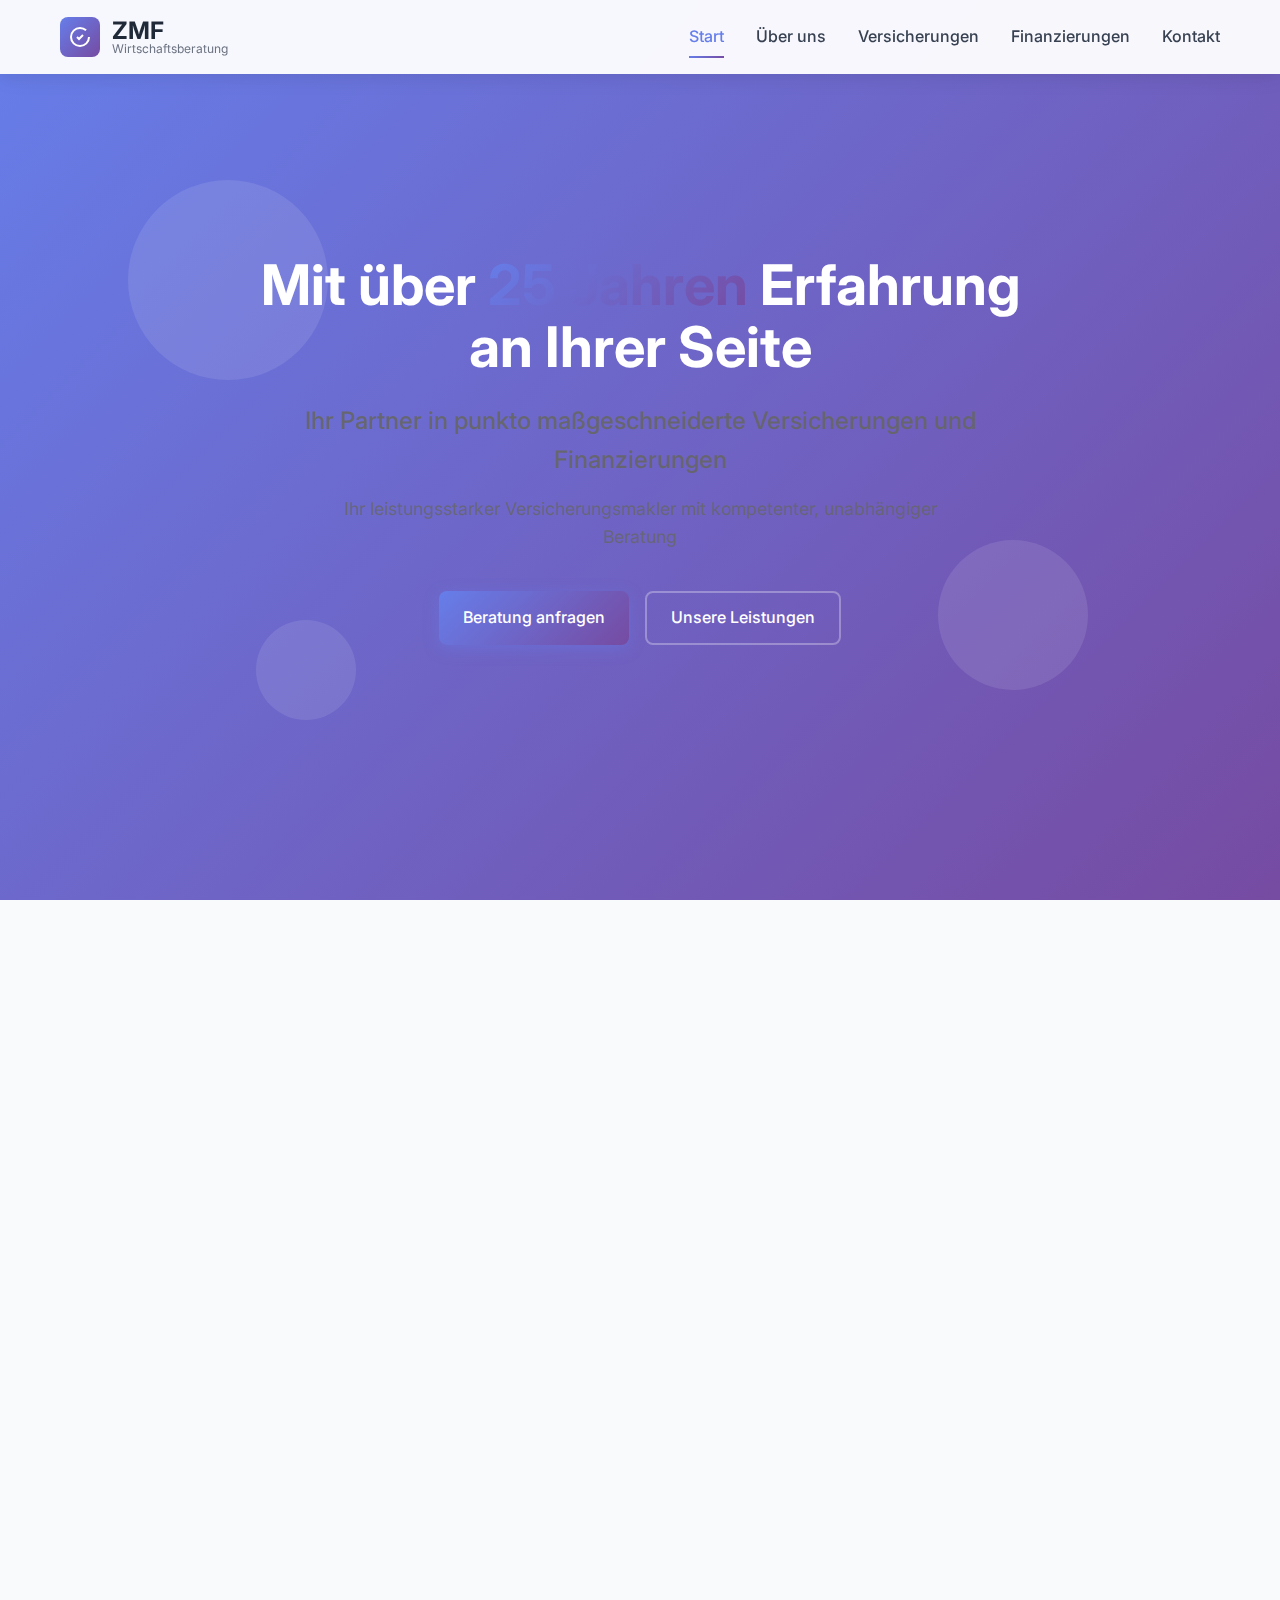
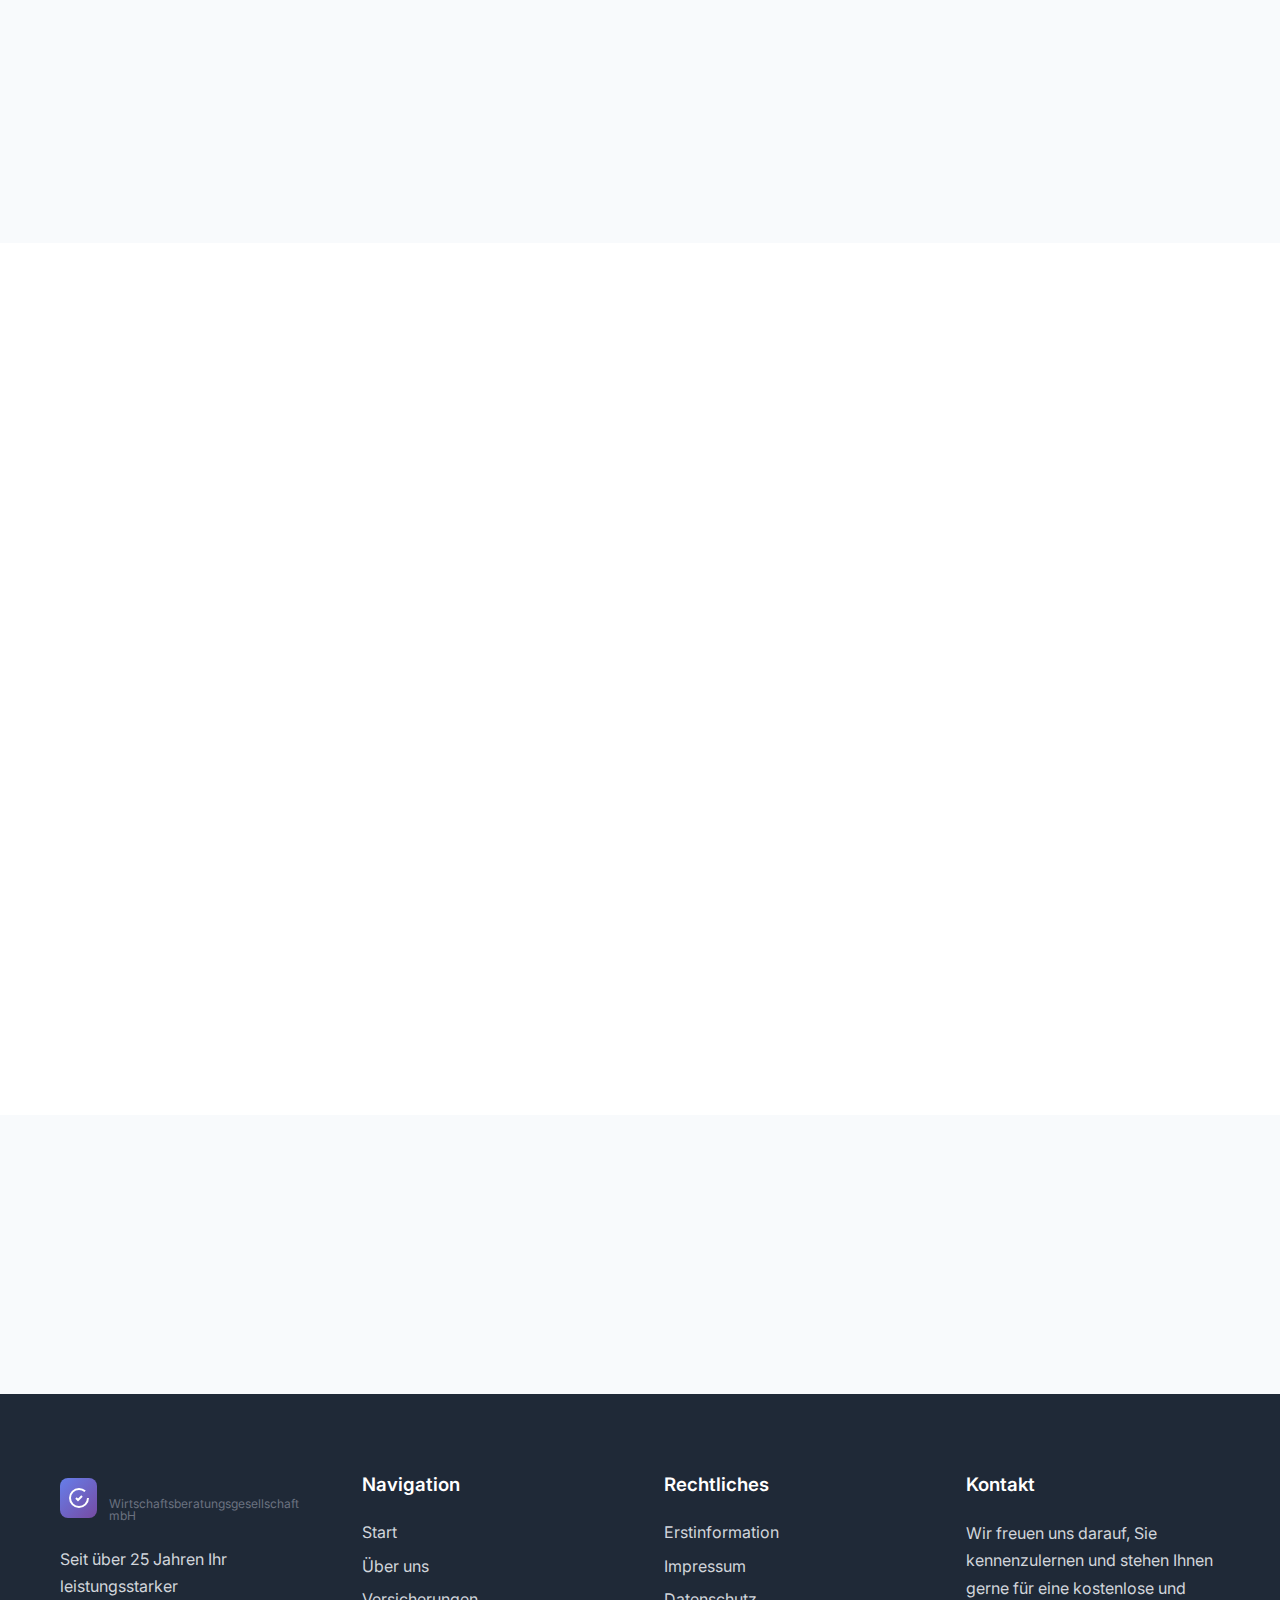
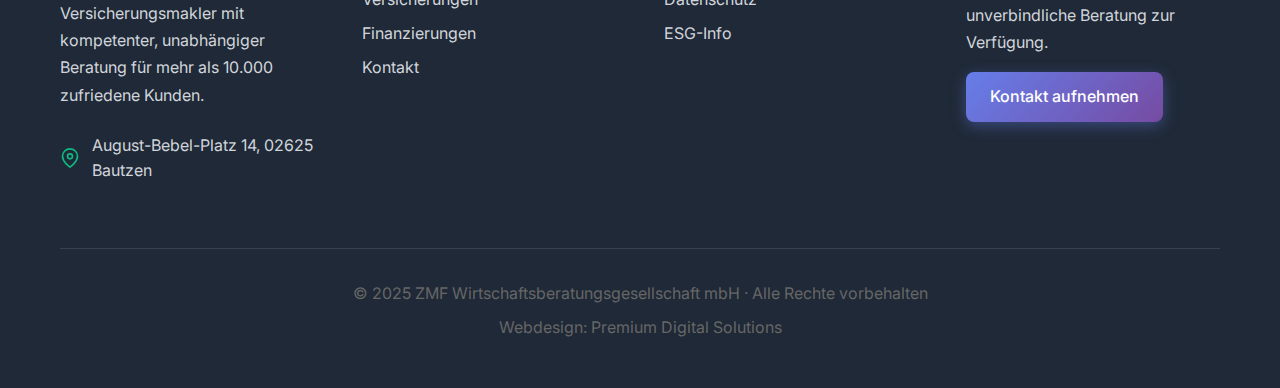
<file: index.html>
<!DOCTYPE html>
<html lang="de">
<head>
    <meta charset="UTF-8">
    <meta name="viewport" content="width=device-width, initial-scale=1.0">
    <title>ZMF Wirtschaftsberatung - Ihr Partner für Versicherungen & Finanzierungen</title>
    <meta name="description" content="ZMF Wirtschaftsberatungsgesellschaft mbH - Seit über 25 Jahren Ihr kompetenter Partner für maßgeschneiderte Versicherungen und Finanzierungen in Bautzen.">
    <meta name="keywords" content="Versicherungen, Finanzierungen, Baufinanzierung, Versicherungsmakler, Bautzen, ZMF, Wirtschaftsberatung">
    <link rel="stylesheet" href="styles.css">
    <link rel="stylesheet" href="https://fonts.googleapis.com/css2?family=Inter:wght@300;400;500;600;700&display=swap">
</head>
<body>
    <!-- Navigation -->
    <nav class="navbar" id="navbar">
        <div class="nav-container">
            <div class="nav-logo">
                <div class="logo-icon">
                    <svg width="24" height="24" viewBox="0 0 24 24" fill="none" stroke="currentColor" stroke-width="2">
                        <path d="M9 12l2 2 4-4"/>
                        <path d="M21 12c0 4.97-4.03 9-9 9s-9-4.03-9-9 4.03-9 9-9c2.35 0 4.48.9 6.07 2.36"/>
                    </svg>
                </div>
                <div class="logo-text">
                    <div class="logo-title">ZMF</div>
                    <div class="logo-subtitle">Wirtschaftsberatung</div>
                </div>
            </div>
            
            <div class="nav-menu" id="nav-menu">
                <a href="index.html" class="nav-link active">Start</a>
                <a href="ueber-uns.html" class="nav-link">Über uns</a>
                <a href="versicherungen.html" class="nav-link">Versicherungen</a>
                <a href="finanzierungen.html" class="nav-link">Finanzierungen</a>
                <a href="kontakt.html" class="nav-link">Kontakt</a>
            </div>
            
            <div class="nav-toggle" id="nav-toggle">
                <span></span>
                <span></span>
                <span></span>
            </div>
        </div>
    </nav>

    <!-- Hero Section -->
    <section class="hero">
        <div class="container">
            <div class="hero-content">
                <h1 class="hero-title">
                    Mit über <span class="highlight">25 Jahren</span> Erfahrung an Ihrer Seite
                </h1>
                <p class="hero-subtitle">
                    Ihr Partner in punkto maßgeschneiderte Versicherungen und Finanzierungen
                </p>
                <p class="hero-description">
                    Ihr leistungsstarker Versicherungsmakler mit kompetenter, unabhängiger Beratung
                </p>
                <div class="hero-buttons">
                    <a href="kontakt.html" class="btn btn-primary">Beratung anfragen</a>
                    <a href="versicherungen.html" class="btn btn-secondary">Unsere Leistungen</a>
                </div>
            </div>
        </div>
        <div class="hero-bg-elements">
            <div class="floating-element element-1"></div>
            <div class="floating-element element-2"></div>
            <div class="floating-element element-3"></div>
        </div>
    </section>

    <!-- Features Section -->
    <section class="features">
        <div class="container">
            <div class="features-grid">
                <div class="feature-card" data-aos="fade-up" data-aos-delay="100">
                    <div class="feature-icon">
                        <svg width="48" height="48" viewBox="0 0 24 24" fill="none" stroke="currentColor" stroke-width="2">
                            <path d="M12 22s8-4 8-10V5l-8-3-8 3v7c0 6 8 10 8 10z"/>
                        </svg>
                    </div>
                    <h3>100% Unabhängigkeit</h3>
                    <p>Objektive, kundenorientierte Beratung – die Interessen und Wünsche unserer Kunden stehen im Mittelpunkt</p>
                </div>

                <div class="feature-card" data-aos="fade-up" data-aos-delay="200">
                    <div class="feature-icon">
                        <svg width="48" height="48" viewBox="0 0 24 24" fill="none" stroke="currentColor" stroke-width="2">
                            <path d="M12 2L2 7l10 5 10-5-10-5z"/>
                            <path d="M2 17l10 5 10-5"/>
                            <path d="M2 12l10 5 10-5"/>
                        </svg>
                    </div>
                    <h3>Erstklassiges Preis-Leistungsverhältnis</h3>
                    <p>Mit über 70 Versicherungsgesellschaften bieten wir spezielle Sonderkonditionen und Rabatte</p>
                </div>

                <div class="feature-card" data-aos="fade-up" data-aos-delay="300">
                    <div class="feature-icon">
                        <svg width="48" height="48" viewBox="0 0 24 24" fill="none" stroke="currentColor" stroke-width="2">
                            <path d="M17 21v-2a4 4 0 0 0-4-4H5a4 4 0 0 0-4 4v2"/>
                            <circle cx="9" cy="7" r="4"/>
                            <path d="M23 21v-2a4 4 0 0 0-3-3.87"/>
                            <path d="M16 3.13a4 4 0 0 1 0 7.75"/>
                        </svg>
                    </div>
                    <h3>Beste Beratung und Betreuung</h3>
                    <p>Individuelle Versicherungslösungen und eine langfristige, partnerschaftliche Beratung</p>
                </div>

                <div class="feature-card" data-aos="fade-up" data-aos-delay="400">
                    <div class="feature-icon">
                        <svg width="48" height="48" viewBox="0 0 24 24" fill="none" stroke="currentColor" stroke-width="2">
                            <path d="M12 2L2 7l10 5 10-5-10-5z"/>
                            <path d="M2 17l10 5 10-5"/>
                        </svg>
                    </div>
                    <h3>Seit über 25 Jahren erfolgreich</h3>
                    <p>Mehr als 10.000 Privat- und Firmenkunden vertrauen auf unsere Expertise</p>
                </div>

                <div class="feature-card" data-aos="fade-up" data-aos-delay="500">
                    <div class="feature-icon">
                        <svg width="48" height="48" viewBox="0 0 24 24" fill="none" stroke="currentColor" stroke-width="2">
                            <path d="M22 12h-4l-3 9L9 3l-3 9H2"/>
                        </svg>
                    </div>
                    <h3>Kompetenter Schadenservice</h3>
                    <p>Unkomplizierte und schnelle Behandlung von Schadenfällen</p>
                </div>

                <div class="feature-card" data-aos="fade-up" data-aos-delay="600">
                    <div class="feature-icon">
                        <svg width="48" height="48" viewBox="0 0 24 24" fill="none" stroke="currentColor" stroke-width="2">
                            <circle cx="12" cy="12" r="10"/>
                            <polygon points="16.24,7.76 14.12,14.12 7.76,16.24 9.88,9.88"/>
                        </svg>
                    </div>
                    <h3>Regional und überregional</h3>
                    <p>Wir sind für Sie regional und überregional am Markt tätig</p>
                </div>
            </div>
        </div>
    </section>

    <!-- Services Section -->
    <section class="services">
        <div class="container">
            <h2 class="section-title" data-aos="fade-up">Unsere Leistungen</h2>
            
            <div class="services-grid">
                <div class="service-category" data-aos="fade-right">
                    <div class="service-header">
                        <div class="service-icon">
                            <svg width="48" height="48" viewBox="0 0 24 24" fill="none" stroke="currentColor" stroke-width="2">
                                <path d="M17 21v-2a4 4 0 0 0-4-4H5a4 4 0 0 0-4 4v2"/>
                                <circle cx="9" cy="7" r="4"/>
                                <path d="M23 21v-2a4 4 0 0 0-3-3.87"/>
                                <path d="M16 3.13a4 4 0 0 1 0 7.75"/>
                            </svg>
                        </div>
                        <h3>Privatkunden</h3>
                    </div>
                    <ul class="service-list">
                        <li>Risikoanalyse zur Ermittlung des persönlichen Versicherungsbedarfs</li>
                        <li>Maßgeschneiderte Lösungen in allen Versicherungsbereichen</li>
                        <li>Vertrauliche und objektive Beratung</li>
                        <li>Finanzanalyse zur Ermittlung des Vorsorgebedarfs</li>
                    </ul>
                    <a href="versicherungen.html" class="btn btn-outline">Mehr erfahren</a>
                </div>

                <div class="service-category" data-aos="fade-left">
                    <div class="service-header">
                        <div class="service-icon">
                            <svg width="48" height="48" viewBox="0 0 24 24" fill="none" stroke="currentColor" stroke-width="2">
                                <path d="M3 21h18"/>
                                <path d="M5 21V7l8-4v18"/>
                                <path d="M19 21V11l-6-4"/>
                            </svg>
                        </div>
                        <h3>Firmenkunden</h3>
                    </div>
                    <ul class="service-list">
                        <li>Individuelle Bedarfsermittlungen zur Risikovermeidung</li>
                        <li>Kompetente Risikoanalysen für umfassende Konzepte</li>
                        <li>Großes Netzwerk an Produktpartnern</li>
                        <li>Kompetentes Schadenmanagement</li>
                    </ul>
                    <a href="versicherungen.html" class="btn btn-outline">Mehr erfahren</a>
                </div>
            </div>
        </div>
    </section>

    <!-- Quote Section -->
    <section class="quote-section">
        <div class="container">
            <blockquote class="quote" data-aos="fade-up">
                <p>"Wer seine Sache nicht mag, den mag sein Geschäft auch nicht." – 
                <span class="highlight">Wir lieben unsere Sache!</span></p>
                <cite>William Hazlitt (1778-1830, englischer Schriftsteller, Theaterkritiker und Philosoph)</cite>
            </blockquote>
        </div>
    </section>

    <!-- Footer -->
    <footer class="footer">
        <div class="container">
            <div class="footer-content">
                <div class="footer-section">
                    <div class="footer-logo">
                        <div class="logo-icon">
                            <svg width="24" height="24" viewBox="0 0 24 24" fill="none" stroke="currentColor" stroke-width="2">
                                <path d="M9 12l2 2 4-4"/>
                                <path d="M21 12c0 4.97-4.03 9-9 9s-9-4.03-9-9 4.03-9 9-9c2.35 0 4.48.9 6.07 2.36"/>
                            </svg>
                        </div>
                        <div class="logo-text">
                            <div class="logo-title">ZMF</div>
                            <div class="logo-subtitle">Wirtschaftsberatungsgesellschaft mbH</div>
                        </div>
                    </div>
                    <p>Seit über 25 Jahren Ihr leistungsstarker Versicherungsmakler mit kompetenter, unabhängiger Beratung für mehr als 10.000 zufriedene Kunden.</p>
                    <div class="contact-info">
                        <div class="contact-item">
                            <svg width="20" height="20" viewBox="0 0 24 24" fill="none" stroke="currentColor" stroke-width="2">
                                <path d="M21 10c0 7-9 13-9 13s-9-6-9-13a9 9 0 0 1 18 0z"/>
                                <circle cx="12" cy="10" r="3"/>
                            </svg>
                            <span>August-Bebel-Platz 14, 02625 Bautzen</span>
                        </div>
                    </div>
                </div>

                <div class="footer-section">
                    <h3>Navigation</h3>
                    <ul class="footer-links">
                        <li><a href="index.html">Start</a></li>
                        <li><a href="ueber-uns.html">Über uns</a></li>
                        <li><a href="versicherungen.html">Versicherungen</a></li>
                        <li><a href="finanzierungen.html">Finanzierungen</a></li>
                        <li><a href="kontakt.html">Kontakt</a></li>
                    </ul>
                </div>

                <div class="footer-section">
                    <h3>Rechtliches</h3>
                    <ul class="footer-links">
                        <li><a href="#erstinformation">Erstinformation</a></li>
                        <li><a href="#impressum">Impressum</a></li>
                        <li><a href="#datenschutz">Datenschutz</a></li>
                        <li><a href="#esg-info">ESG-Info</a></li>
                    </ul>
                </div>

                <div class="footer-section">
                    <h3>Kontakt</h3>
                    <p>Wir freuen uns darauf, Sie kennenzulernen und stehen Ihnen gerne für eine kostenlose und unverbindliche Beratung zur Verfügung.</p>
                    <a href="kontakt.html" class="btn btn-primary">Kontakt aufnehmen</a>
                </div>
            </div>

            <div class="footer-bottom">
                <p>&copy; 2025 ZMF Wirtschaftsberatungsgesellschaft mbH · Alle Rechte vorbehalten</p>
                <p>Webdesign: Premium Digital Solutions</p>
            </div>
        </div>
    </footer>

    <script src="script.js"></script>
</body>
</html>
</file>
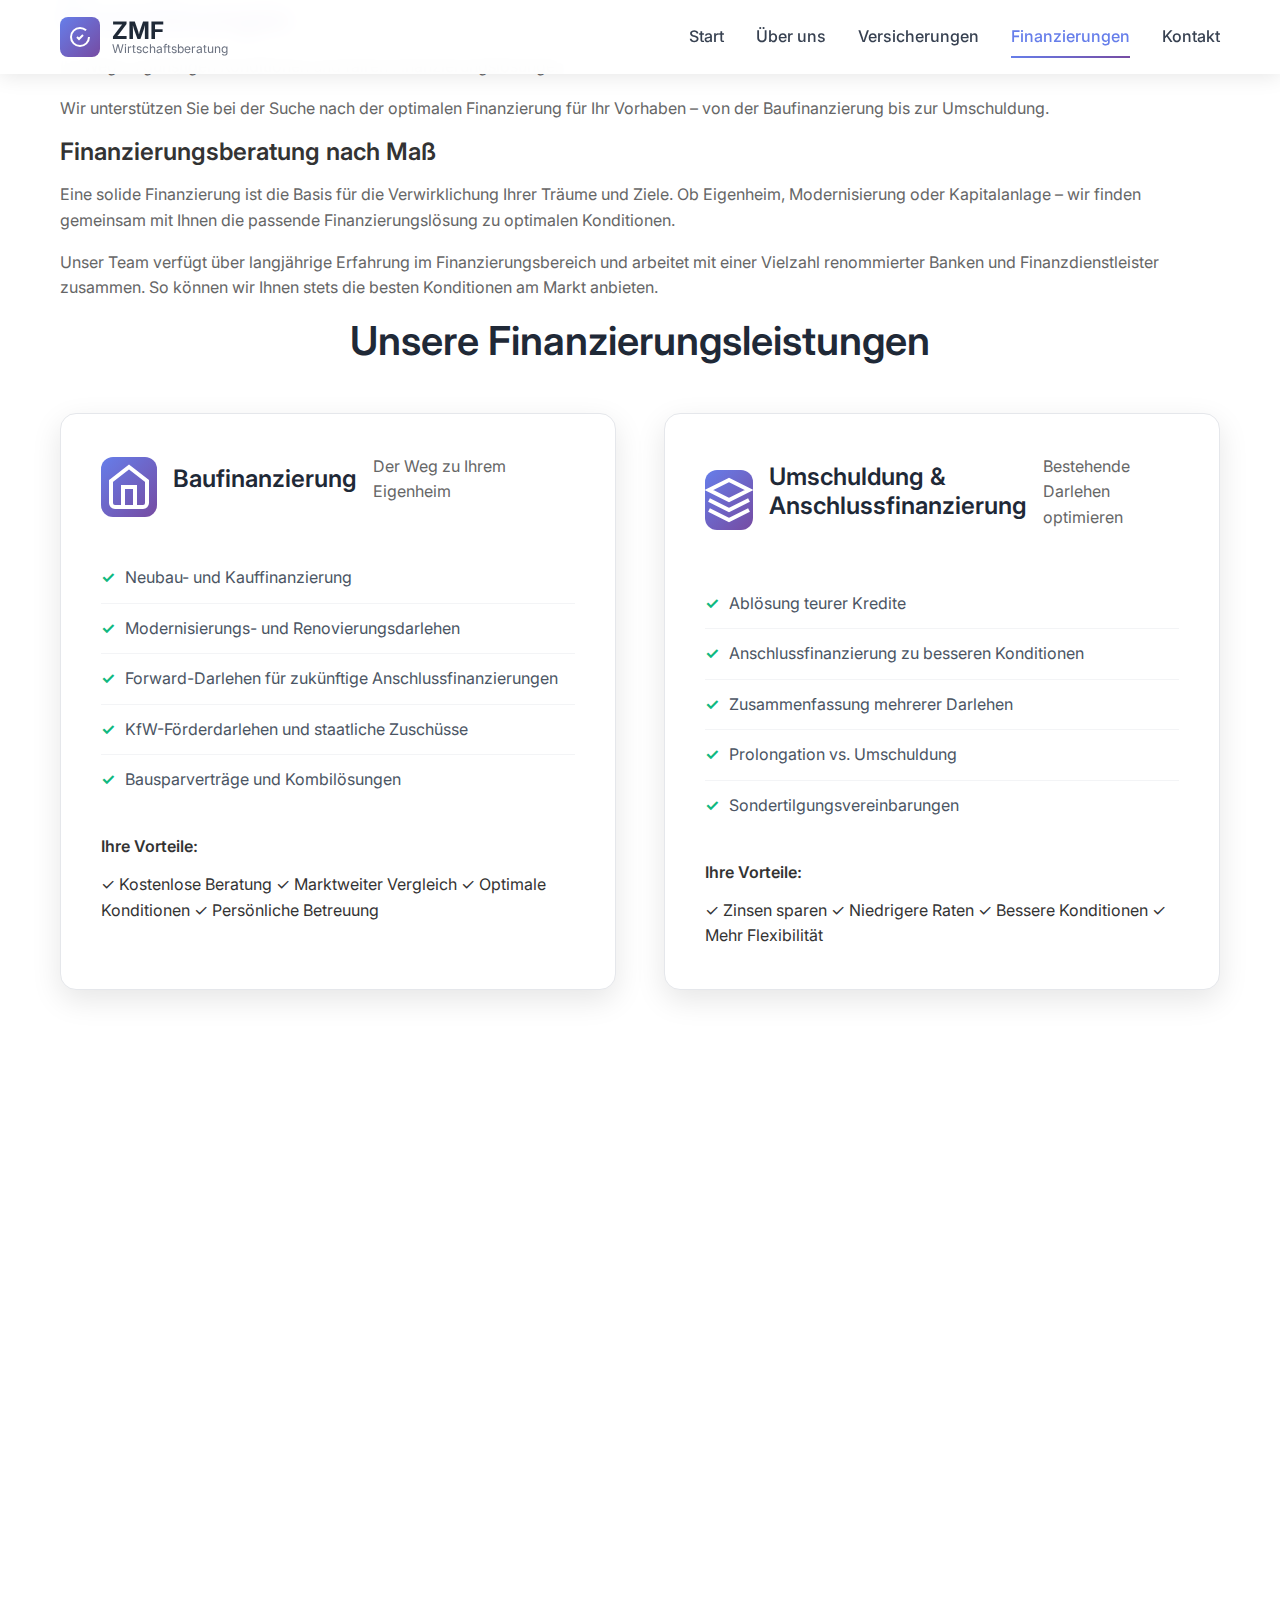
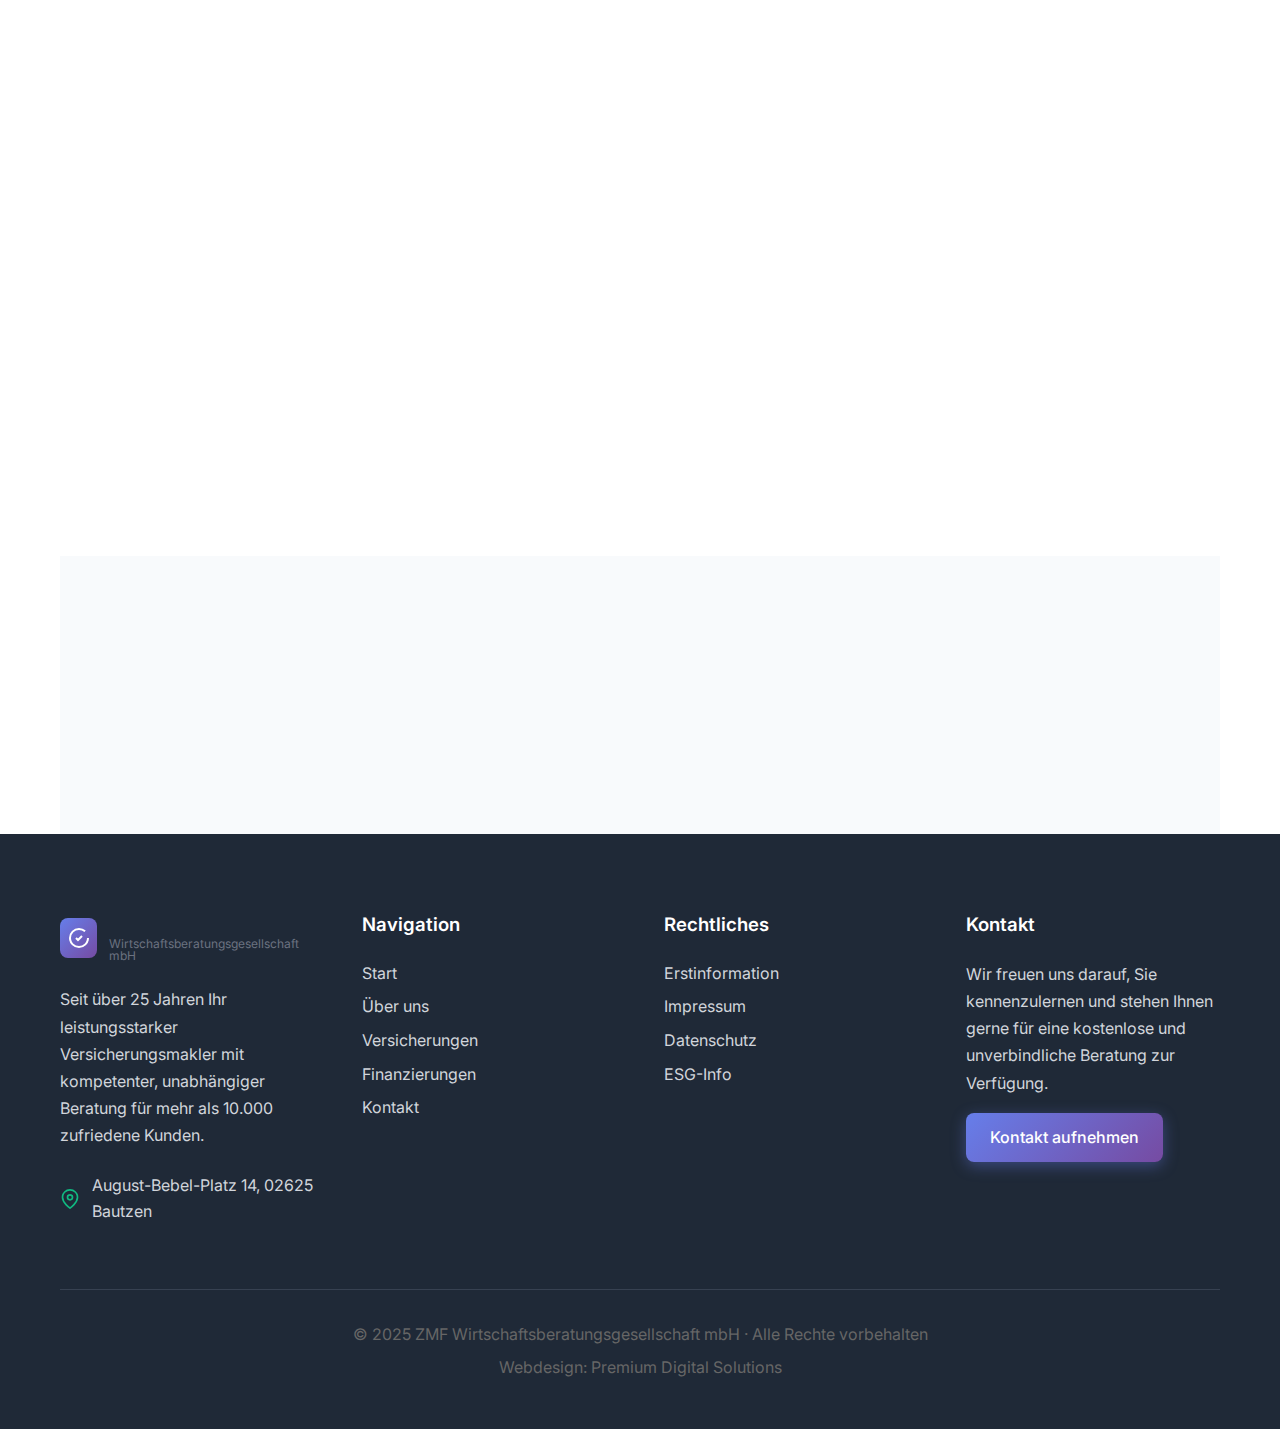
<file: finanzierungen.html>
<!DOCTYPE html>
<html lang="de">
<head>
    <meta charset="UTF-8">
    <meta name="viewport" content="width=device-width, initial-scale=1.0">
    <title>Finanzierungen - ZMF Wirtschaftsberatung</title>
    <meta name="description" content="Professionelle Finanzierungsberatung für Baufinanzierung, Umschuldung und Kapitalanlage. Individuelle Lösungen für Ihre Finanzierungswünsche.">
    <link rel="stylesheet" href="styles.css">
    <link rel="stylesheet" href="https://fonts.googleapis.com/css2?family=Inter:wght@300;400;500;600;700&display=swap">
</head>
<body>
    <!-- Navigation -->
    <nav class="navbar" id="navbar">
        <div class="nav-container">
            <div class="nav-logo">
                <div class="logo-icon">
                    <svg width="24" height="24" viewBox="0 0 24 24" fill="none" stroke="currentColor" stroke-width="2">
                        <path d="M9 12l2 2 4-4"/>
                        <path d="M21 12c0 4.97-4.03 9-9 9s-9-4.03-9-9 4.03-9 9-9c2.35 0 4.48.9 6.07 2.36"/>
                    </svg>
                </div>
                <div class="logo-text">
                    <div class="logo-title">ZMF</div>
                    <div class="logo-subtitle">Wirtschaftsberatung</div>
                </div>
            </div>
            
            <div class="nav-menu">
                <a href="index.html" class="nav-link">Start</a>
                <a href="ueber-uns.html" class="nav-link">Über uns</a>
                <a href="versicherungen.html" class="nav-link">Versicherungen</a>
                <a href="finanzierungen.html" class="nav-link active">Finanzierungen</a>
                <a href="kontakt.html" class="nav-link">Kontakt</a>
            </div>
            
            <div class="nav-toggle" id="nav-toggle">
                <span></span>
                <span></span>
                <span></span>
            </div>
        </div>
    </nav>

    <!-- Hero Section -->
    <section class="page-hero">
        <div class="container">
            <div class="page-hero-content">
                <h1 class="page-title" data-aos="fade-up">
                    <span class="highlight">Finanzierungen</span>
                </h1>
                <p class="page-subtitle" data-aos="fade-up" data-aos-delay="100">
                    Ihr Weg zu günstigen Konditionen und fairen Finanzierungslösungen
                </p>
                <p class="page-description" data-aos="fade-up" data-aos-delay="200">
                    Wir unterstützen Sie bei der Suche nach der optimalen Finanzierung für Ihr Vorhaben – 
                    von der Baufinanzierung bis zur Umschuldung.
                </p>
            </div>
        </div>
    </section>

    <!-- Main Content -->
    <section class="content-section">
        <div class="container">
            <div class="content-card" data-aos="fade-up">
                <h2>Finanzierungsberatung nach Maß</h2>
                <div class="content-text">
                    <p>
                        Eine solide Finanzierung ist die Basis für die Verwirklichung Ihrer Träume und Ziele. 
                        Ob Eigenheim, Modernisierung oder Kapitalanlage – wir finden gemeinsam mit Ihnen die 
                        passende Finanzierungslösung zu optimalen Konditionen.
                    </p>
                    <p>
                        Unser Team verfügt über langjährige Erfahrung im Finanzierungsbereich und arbeitet 
                        mit einer Vielzahl renommierter Banken und Finanzdienstleister zusammen. So können 
                        wir Ihnen stets die besten Konditionen am Markt anbieten.
                    </p>
                </div>
            </div>

            <!-- Financing Services -->
            <div class="financing-services">
                <h2 class="section-title" data-aos="fade-up">Unsere Finanzierungsleistungen</h2>
                
                <div class="services-grid">
                    <div class="service-category large" data-aos="fade-up" data-aos-delay="100">
                        <div class="service-header">
                            <div class="service-icon green">
                                <svg width="48" height="48" viewBox="0 0 24 24" fill="none" stroke="currentColor" stroke-width="2">
                                    <path d="M3 9l9-7 9 7v11a2 2 0 01-2 2H5a2 2 0 01-2-2z"/>
                                    <polyline points="9,22 9,12 15,12 15,22"/>
                                </svg>
                            </div>
                            <h3>Baufinanzierung</h3>
                            <p>Der Weg zu Ihrem Eigenheim</p>
                        </div>
                        
                        <div class="financing-details">
                            <ul class="service-list">
                                <li>Neubau- und Kauffinanzierung</li>
                                <li>Modernisierungs- und Renovierungsdarlehen</li>
                                <li>Forward-Darlehen für zukünftige Anschlussfinanzierungen</li>
                                <li>KfW-Förderdarlehen und staatliche Zuschüsse</li>
                                <li>Bausparverträge und Kombilösungen</li>
                            </ul>
                            
                            <div class="financing-benefits">
                                <h4>Ihre Vorteile:</h4>
                                <div class="benefits-list">
                                    <span class="benefit">✓ Kostenlose Beratung</span>
                                    <span class="benefit">✓ Marktweiter Vergleich</span>
                                    <span class="benefit">✓ Optimale Konditionen</span>
                                    <span class="benefit">✓ Persönliche Betreuung</span>
                                </div>
                            </div>
                        </div>
                    </div>

                    <div class="service-category large" data-aos="fade-up" data-aos-delay="200">
                        <div class="service-header">
                            <div class="service-icon blue">
                                <svg width="48" height="48" viewBox="0 0 24 24" fill="none" stroke="currentColor" stroke-width="2">
                                    <path d="M12 2L2 7l10 5 10-5-10-5z"/>
                                    <path d="M2 17l10 5 10-5"/>
                                    <path d="M2 12l10 5 10-5"/>
                                </svg>
                            </div>
                            <h3>Umschuldung & Anschlussfinanzierung</h3>
                            <p>Bestehende Darlehen optimieren</p>
                        </div>
                        
                        <div class="financing-details">
                            <ul class="service-list">
                                <li>Ablösung teurer Kredite</li>
                                <li>Anschlussfinanzierung zu besseren Konditionen</li>
                                <li>Zusammenfassung mehrerer Darlehen</li>
                                <li>Prolongation vs. Umschuldung</li>
                                <li>Sondertilgungsvereinbarungen</li>
                            </ul>
                            
                            <div class="financing-benefits">
                                <h4>Ihre Vorteile:</h4>
                                <div class="benefits-list">
                                    <span class="benefit">✓ Zinsen sparen</span>
                                    <span class="benefit">✓ Niedrigere Raten</span>
                                    <span class="benefit">✓ Bessere Konditionen</span>
                                    <span class="benefit">✓ Mehr Flexibilität</span>
                                </div>
                            </div>
                        </div>
                    </div>

                    <div class="service-category large" data-aos="fade-up" data-aos-delay="300">
                        <div class="service-header">
                            <div class="service-icon purple">
                                <svg width="48" height="48" viewBox="0 0 24 24" fill="none" stroke="currentColor" stroke-width="2">
                                    <line x1="12" y1="1" x2="12" y2="23"/>
                                    <path d="M17 5H9.5a3.5 3.5 0 000 7h5a3.5 3.5 0 010 7H6"/>
                                </svg>
                            </div>
                            <h3>Gewerbefinanzierung</h3>
                            <p>Finanzlösungen für Unternehmen</p>
                        </div>
                        
                        <div class="financing-details">
                            <ul class="service-list">
                                <li>Betriebsmittelkredite</li>
                                <li>Investitionsfinanzierung</li>
                                <li>Gewerbeimmobilien-Finanzierung</li>
                                <li>Maschinenfinanzierung und Leasing</li>
                                <li>Fördermittelberatung</li>
                            </ul>
                            
                            <div class="financing-benefits">
                                <h4>Ihre Vorteile:</h4>
                                <div class="benefits-list">
                                    <span class="benefit">✓ Individuelle Lösungen</span>
                                    <span class="benefit">✓ Fördermittel nutzen</span>
                                    <span class="benefit">✓ Flexible Strukturen</span>
                                    <span class="benefit">✓ Kompetente Beratung</span>
                                </div>
                            </div>
                        </div>
                    </div>
                </div>
            </div>

            <!-- Process Section -->
            <div class="process-section">
                <h2 class="section-title" data-aos="fade-up">So funktioniert's</h2>
                
                <div class="process-steps">
                    <div class="process-step" data-aos="fade-up" data-aos-delay="100">
                        <div class="step-number">1</div>
                        <div class="step-content">
                            <h3>Beratungstermin</h3>
                            <p>Kostenlose und unverbindliche Erstberatung zu Ihren Finanzierungswünschen</p>
                        </div>
                    </div>

                    <div class="process-step" data-aos="fade-up" data-aos-delay="200">
                        <div class="step-number">2</div>
                        <div class="step-content">
                            <h3>Bedarfsanalyse</h3>
                            <p>Ermittlung Ihrer individuellen Finanzierungsmöglichkeiten und -wünsche</p>
                        </div>
                    </div>

                    <div class="process-step" data-aos="fade-up" data-aos-delay="300">
                        <div class="step-number">3</div>
                        <div class="step-content">
                            <h3>Marktvergleich</h3>
                            <p>Vergleich verschiedener Anbieter und Konditionenermittlung</p>
                        </div>
                    </div>

                    <div class="process-step" data-aos="fade-up" data-aos-delay="400">
                        <div class="step-number">4</div>
                        <div class="step-content">
                            <h3>Antragsbegleitung</h3>
                            <p>Komplette Betreuung bis zur Auszahlung Ihres Darlehens</p>
                        </div>
                    </div>
                </div>
            </div>

            <!-- Quote Section -->
            <div class="quote-section">
                <blockquote class="quote" data-aos="fade-up">
                    <p>"Die beste Finanzierung ist die, die zu Ihren Bedürfnissen passt – 
                    <span class="highlight">nicht die mit dem niedrigsten Zins.</span>"</p>
                    <cite>ZMF Finanzierungsberatung</cite>
                </blockquote>
            </div>
        </div>
    </section>

    <!-- Footer -->
    <footer class="footer">
        <div class="container">
            <div class="footer-content">
                <div class="footer-section">
                    <div class="footer-logo">
                        <div class="logo-icon">
                            <svg width="24" height="24" viewBox="0 0 24 24" fill="none" stroke="currentColor" stroke-width="2">
                                <path d="M9 12l2 2 4-4"/>
                                <path d="M21 12c0 4.97-4.03 9-9 9s-9-4.03-9-9 4.03-9 9-9c2.35 0 4.48.9 6.07 2.36"/>
                            </svg>
                        </div>
                        <div class="logo-text">
                            <div class="logo-title">ZMF</div>
                            <div class="logo-subtitle">Wirtschaftsberatungsgesellschaft mbH</div>
                        </div>
                    </div>
                    <p>Seit über 25 Jahren Ihr leistungsstarker Versicherungsmakler mit kompetenter, unabhängiger Beratung für mehr als 10.000 zufriedene Kunden.</p>
                    <div class="contact-info">
                        <div class="contact-item">
                            <svg width="20" height="20" viewBox="0 0 24 24" fill="none" stroke="currentColor" stroke-width="2">
                                <path d="M21 10c0 7-9 13-9 13s-9-6-9-13a9 9 0 0 1 18 0z"/>
                                <circle cx="12" cy="10" r="3"/>
                            </svg>
                            <span>August-Bebel-Platz 14, 02625 Bautzen</span>
                        </div>
                    </div>
                </div>

                <div class="footer-section">
                    <h3>Navigation</h3>
                    <ul class="footer-links">
                        <li><a href="index.html">Start</a></li>
                        <li><a href="ueber-uns.html">Über uns</a></li>
                        <li><a href="versicherungen.html">Versicherungen</a></li>
                        <li><a href="finanzierungen.html">Finanzierungen</a></li>
                        <li><a href="kontakt.html">Kontakt</a></li>
                    </ul>
                </div>

                <div class="footer-section">
                    <h3>Rechtliches</h3>
                    <ul class="footer-links">
                        <li><a href="#erstinformation">Erstinformation</a></li>
                        <li><a href="#impressum">Impressum</a></li>
                        <li><a href="#datenschutz">Datenschutz</a></li>
                        <li><a href="#esg-info">ESG-Info</a></li>
                    </ul>
                </div>

                <div class="footer-section">
                    <h3>Kontakt</h3>
                    <p>Wir freuen uns darauf, Sie kennenzulernen und stehen Ihnen gerne für eine kostenlose und unverbindliche Beratung zur Verfügung.</p>
                    <a href="kontakt.html" class="btn btn-primary">Kontakt aufnehmen</a>
                </div>
            </div>

            <div class="footer-bottom">
                <p>&copy; 2025 ZMF Wirtschaftsberatungsgesellschaft mbH · Alle Rechte vorbehalten</p>
                <p>Webdesign: Premium Digital Solutions</p>
            </div>
        </div>
    </footer>

    <script src="script.js"></script>
</body>
</html>
</file>
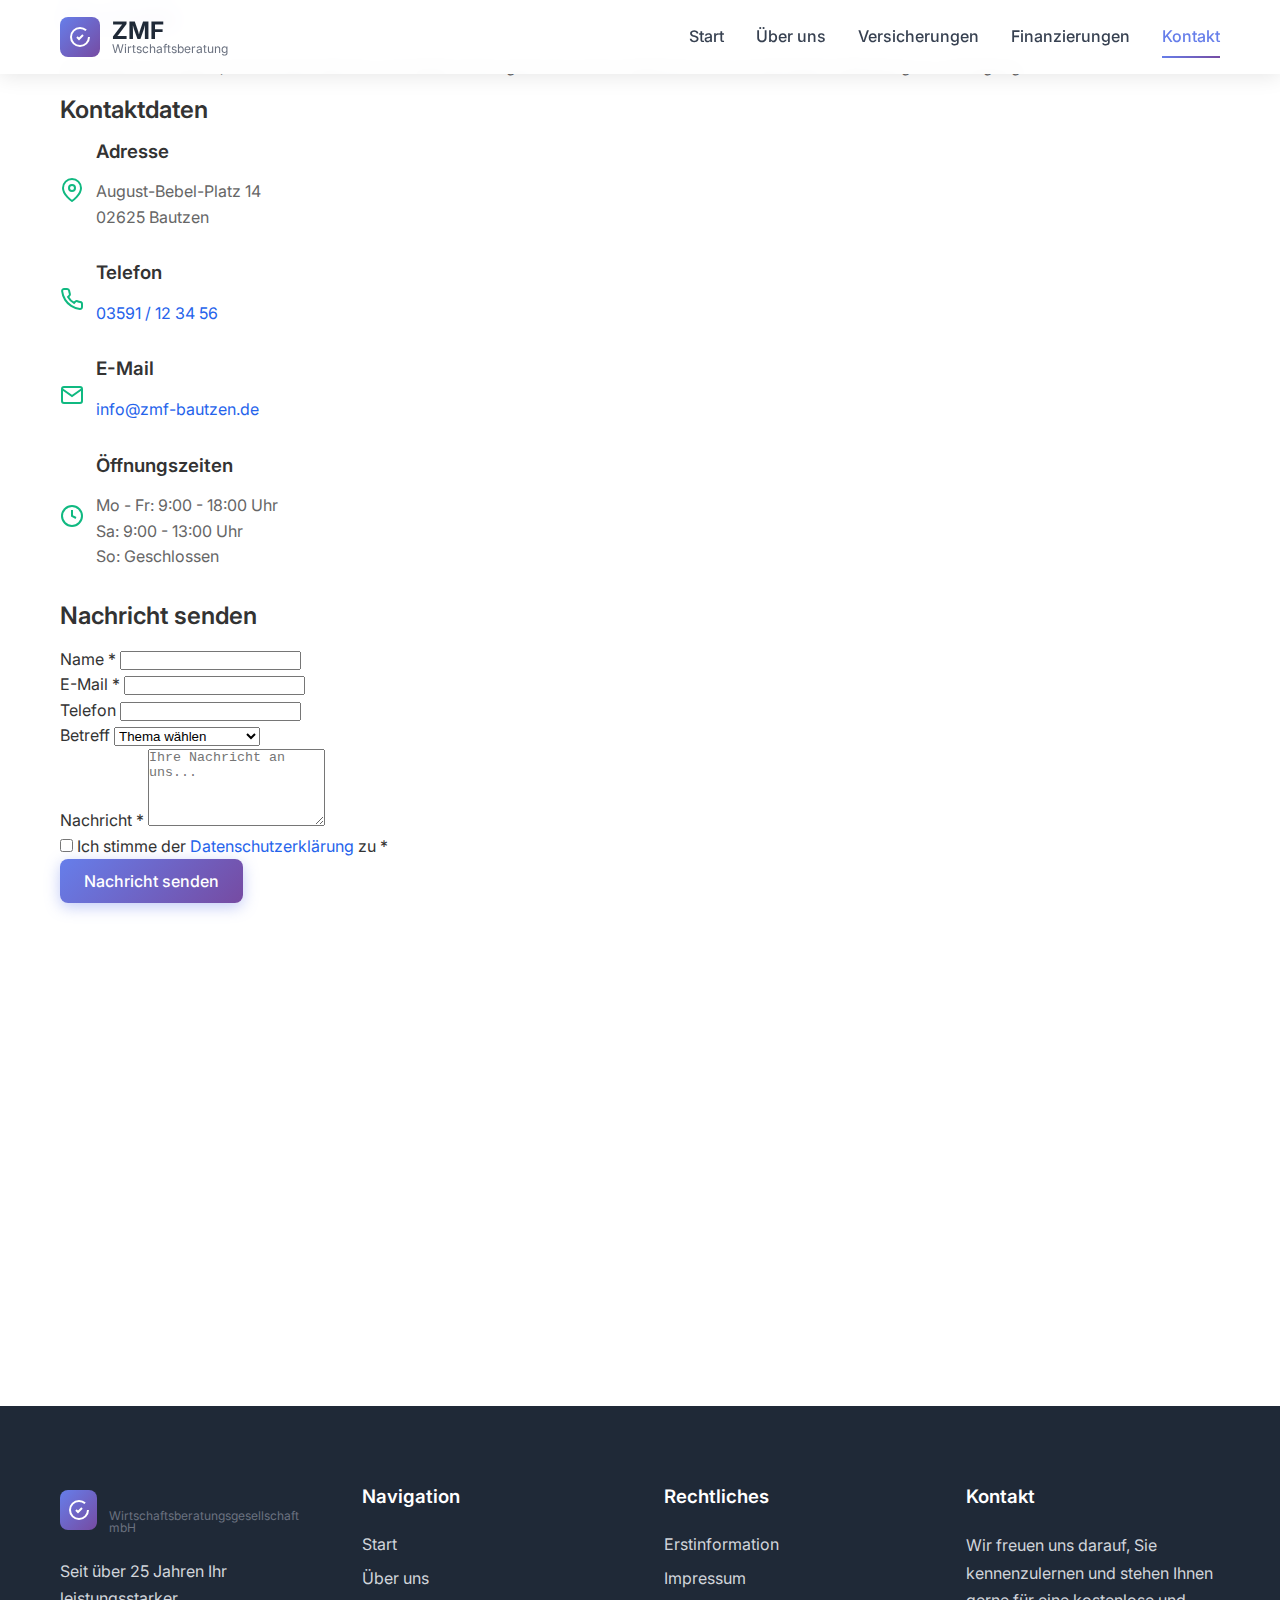
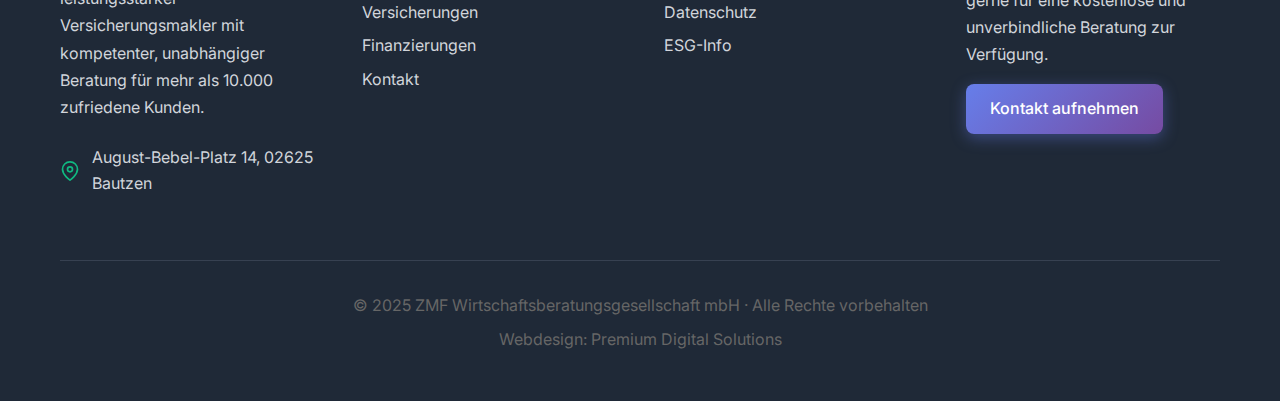
<file: kontakt.html>
<!DOCTYPE html>
<html lang="de">
<head>
    <meta charset="UTF-8">
    <meta name="viewport" content="width=device-width, initial-scale=1.0">
    <title>Kontakt - ZMF Wirtschaftsberatung</title>
    <meta name="description" content="Kontaktieren Sie ZMF Wirtschaftsberatung - Kostenlose und unverbindliche Beratung für Versicherungen und Finanzierungen.">
    <link rel="stylesheet" href="styles.css">
    <link rel="stylesheet" href="https://fonts.googleapis.com/css2?family=Inter:wght@300;400;500;600;700&display=swap">
</head>
<body>
    <!-- Navigation -->
    <nav class="navbar" id="navbar">
        <div class="nav-container">
            <div class="nav-logo">
                <div class="logo-icon">
                    <svg width="24" height="24" viewBox="0 0 24 24" fill="none" stroke="currentColor" stroke-width="2">
                        <path d="M9 12l2 2 4-4"/>
                        <path d="M21 12c0 4.97-4.03 9-9 9s-9-4.03-9-9 4.03-9 9-9c2.35 0 4.48.9 6.07 2.36"/>
                    </svg>
                </div>
                <div class="logo-text">
                    <div class="logo-title">ZMF</div>
                    <div class="logo-subtitle">Wirtschaftsberatung</div>
                </div>
            </div>
            
            <div class="nav-menu">
                <a href="index.html" class="nav-link">Start</a>
                <a href="ueber-uns.html" class="nav-link">Über uns</a>
                <a href="versicherungen.html" class="nav-link">Versicherungen</a>
                <a href="finanzierungen.html" class="nav-link">Finanzierungen</a>
                <a href="kontakt.html" class="nav-link active">Kontakt</a>
            </div>
            
            <div class="nav-toggle" id="nav-toggle">
                <span></span>
                <span></span>
                <span></span>
            </div>
        </div>
    </nav>

    <!-- Hero Section -->
    <section class="page-hero green">
        <div class="container">
            <div class="page-hero-content">
                <h1 class="page-title" data-aos="fade-up">
                    <span class="highlight">Kontakt</span>
                </h1>
                <p class="page-subtitle" data-aos="fade-up" data-aos-delay="100">
                    Wir freuen uns darauf, Sie kennenzulernen und stehen Ihnen gerne 
                    für eine kostenlose und unverbindliche Beratung zur Verfügung.
                </p>
            </div>
        </div>
    </section>

    <!-- Contact Section -->
    <section class="content-section">
        <div class="container">
            <div class="contact-grid">
                
                <!-- Contact Information -->
                <div class="contact-info-section" data-aos="fade-right">
                    <h2>Kontaktdaten</h2>
                    
                    <div class="contact-card">
                        <div class="contact-item">
                            <div class="contact-icon">
                                <svg width="24" height="24" viewBox="0 0 24 24" fill="none" stroke="currentColor" stroke-width="2">
                                    <path d="M21 10c0 7-9 13-9 13s-9-6-9-13a9 9 0 0 1 18 0z"/>
                                    <circle cx="12" cy="10" r="3"/>
                                </svg>
                            </div>
                            <div class="contact-details">
                                <h3>Adresse</h3>
                                <p>August-Bebel-Platz 14<br>02625 Bautzen</p>
                            </div>
                        </div>

                        <div class="contact-item">
                            <div class="contact-icon">
                                <svg width="24" height="24" viewBox="0 0 24 24" fill="none" stroke="currentColor" stroke-width="2">
                                    <path d="M22 16.92v3a2 2 0 0 1-2.18 2 19.79 19.79 0 0 1-8.63-3.07 19.5 19.5 0 0 1-6-6 19.79 19.79 0 0 1-3.07-8.67A2 2 0 0 1 4.11 2h3a2 2 0 0 1 2 1.72 12.84 12.84 0 0 0 .7 2.81 2 2 0 0 1-.45 2.11L8.09 9.91a16 16 0 0 0 6 6l1.27-1.27a2 2 0 0 1 2.11-.45 12.84 12.84 0 0 0 2.81.7A2 2 0 0 1 22 16.92z"/>
                                </svg>
                            </div>
                            <div class="contact-details">
                                <h3>Telefon</h3>
                                <p><a href="tel:+493591123456">03591 / 12 34 56</a></p>
                            </div>
                        </div>

                        <div class="contact-item">
                            <div class="contact-icon">
                                <svg width="24" height="24" viewBox="0 0 24 24" fill="none" stroke="currentColor" stroke-width="2">
                                    <path d="M4 4h16c1.1 0 2 .9 2 2v12c0 1.1-.9 2-2 2H4c-1.1 0-2-.9-2-2V6c0-1.1.9-2 2-2z"/>
                                    <polyline points="22,6 12,13 2,6"/>
                                </svg>
                            </div>
                            <div class="contact-details">
                                <h3>E-Mail</h3>
                                <p><a href="mailto:info@zmf-bautzen.de">info@zmf-bautzen.de</a></p>
                            </div>
                        </div>

                        <div class="contact-item">
                            <div class="contact-icon">
                                <svg width="24" height="24" viewBox="0 0 24 24" fill="none" stroke="currentColor" stroke-width="2">
                                    <circle cx="12" cy="12" r="10"/>
                                    <polyline points="12,6 12,12 16,14"/>
                                </svg>
                            </div>
                            <div class="contact-details">
                                <h3>Öffnungszeiten</h3>
                                <p>Mo - Fr: 9:00 - 18:00 Uhr<br>
                                   Sa: 9:00 - 13:00 Uhr<br>
                                   So: Geschlossen</p>
                            </div>
                        </div>
                    </div>
                </div>

                <!-- Contact Form -->
                <div class="contact-form-section" data-aos="fade-left">
                    <h2>Nachricht senden</h2>
                    
                    <form class="contact-form" id="contact-form">
                        <div class="form-group">
                            <label for="name">Name *</label>
                            <input type="text" id="name" name="name" required>
                        </div>

                        <div class="form-row">
                            <div class="form-group">
                                <label for="email">E-Mail *</label>
                                <input type="email" id="email" name="email" required>
                            </div>
                            <div class="form-group">
                                <label for="phone">Telefon</label>
                                <input type="tel" id="phone" name="phone">
                            </div>
                        </div>

                        <div class="form-group">
                            <label for="subject">Betreff</label>
                            <select id="subject" name="subject">
                                <option value="">Thema wählen</option>
                                <option value="beratung">Allgemeine Beratung</option>
                                <option value="versicherung">Versicherungen</option>
                                <option value="finanzierung">Finanzierungen</option>
                                <option value="schadenfall">Schadenfall</option>
                                <option value="sonstiges">Sonstiges</option>
                            </select>
                        </div>

                        <div class="form-group">
                            <label for="message">Nachricht *</label>
                            <textarea id="message" name="message" rows="5" required placeholder="Ihre Nachricht an uns..."></textarea>
                        </div>

                        <div class="form-group checkbox-group">
                            <label class="checkbox-label">
                                <input type="checkbox" id="privacy" name="privacy" required>
                                <span class="checkmark"></span>
                                Ich stimme der <a href="#datenschutz">Datenschutzerklärung</a> zu *
                            </label>
                        </div>

                        <button type="submit" class="btn btn-primary">Nachricht senden</button>
                    </form>
                </div>
            </div>

            <!-- Benefits Section -->
            <div class="benefits-section">
                <h2 class="section-title" data-aos="fade-up">Warum ZMF kontaktieren?</h2>
                
                <div class="benefits-grid">
                    <div class="benefit-card" data-aos="fade-up" data-aos-delay="100">
                        <div class="benefit-icon">
                            <svg width="48" height="48" viewBox="0 0 24 24" fill="none" stroke="currentColor" stroke-width="2">
                                <path d="M12 22s8-4 8-10V5l-8-3-8 3v7c0 6 8 10 8 10z"/>
                            </svg>
                        </div>
                        <h3>Kostenlose Beratung</h3>
                        <p>Unverbindliche und kostenlose Erstberatung für alle Ihre Fragen</p>
                    </div>

                    <div class="benefit-card" data-aos="fade-up" data-aos-delay="200">
                        <div class="benefit-icon">
                            <svg width="48" height="48" viewBox="0 0 24 24" fill="none" stroke="currentColor" stroke-width="2">
                                <path d="M22 12h-4l-3 9L9 3l-3 9H2"/>
                            </svg>
                        </div>
                        <h3>Schnelle Antwort</h3>
                        <p>Wir melden uns innerhalb von 24 Stunden bei Ihnen zurück</p>
                    </div>

                    <div class="benefit-card" data-aos="fade-up" data-aos-delay="300">
                        <div class="benefit-icon">
                            <svg width="48" height="48" viewBox="0 0 24 24" fill="none" stroke="currentColor" stroke-width="2">
                                <path d="M17 21v-2a4 4 0 0 0-4-4H5a4 4 0 0 0-4 4v2"/>
                                <circle cx="9" cy="7" r="4"/>
                                <path d="M23 21v-2a4 4 0 0 0-3-3.87"/>
                                <path d="M16 3.13a4 4 0 0 1 0 7.75"/>
                            </svg>
                        </div>
                        <h3>Persönliche Betreuung</h3>
                        <p>Ihr persönlicher Ansprechpartner für alle Versicherungsangelegenheiten</p>
                    </div>
                </div>
            </div>
        </div>
    </section>

    <!-- Footer -->
    <footer class="footer">
        <div class="container">
            <div class="footer-content">
                <div class="footer-section">
                    <div class="footer-logo">
                        <div class="logo-icon">
                            <svg width="24" height="24" viewBox="0 0 24 24" fill="none" stroke="currentColor" stroke-width="2">
                                <path d="M9 12l2 2 4-4"/>
                                <path d="M21 12c0 4.97-4.03 9-9 9s-9-4.03-9-9 4.03-9 9-9c2.35 0 4.48.9 6.07 2.36"/>
                            </svg>
                        </div>
                        <div class="logo-text">
                            <div class="logo-title">ZMF</div>
                            <div class="logo-subtitle">Wirtschaftsberatungsgesellschaft mbH</div>
                        </div>
                    </div>
                    <p>Seit über 25 Jahren Ihr leistungsstarker Versicherungsmakler mit kompetenter, unabhängiger Beratung für mehr als 10.000 zufriedene Kunden.</p>
                    <div class="contact-info">
                        <div class="contact-item">
                            <svg width="20" height="20" viewBox="0 0 24 24" fill="none" stroke="currentColor" stroke-width="2">
                                <path d="M21 10c0 7-9 13-9 13s-9-6-9-13a9 9 0 0 1 18 0z"/>
                                <circle cx="12" cy="10" r="3"/>
                            </svg>
                            <span>August-Bebel-Platz 14, 02625 Bautzen</span>
                        </div>
                    </div>
                </div>

                <div class="footer-section">
                    <h3>Navigation</h3>
                    <ul class="footer-links">
                        <li><a href="index.html">Start</a></li>
                        <li><a href="ueber-uns.html">Über uns</a></li>
                        <li><a href="versicherungen.html">Versicherungen</a></li>
                        <li><a href="finanzierungen.html">Finanzierungen</a></li>
                        <li><a href="kontakt.html">Kontakt</a></li>
                    </ul>
                </div>

                <div class="footer-section">
                    <h3>Rechtliches</h3>
                    <ul class="footer-links">
                        <li><a href="#erstinformation">Erstinformation</a></li>
                        <li><a href="#impressum">Impressum</a></li>
                        <li><a href="#datenschutz">Datenschutz</a></li>
                        <li><a href="#esg-info">ESG-Info</a></li>
                    </ul>
                </div>

                <div class="footer-section">
                    <h3>Kontakt</h3>
                    <p>Wir freuen uns darauf, Sie kennenzulernen und stehen Ihnen gerne für eine kostenlose und unverbindliche Beratung zur Verfügung.</p>
                    <a href="kontakt.html" class="btn btn-primary">Kontakt aufnehmen</a>
                </div>
            </div>

            <div class="footer-bottom">
                <p>&copy; 2025 ZMF Wirtschaftsberatungsgesellschaft mbH · Alle Rechte vorbehalten</p>
                <p>Webdesign: Premium Digital Solutions</p>
            </div>
        </div>
    </footer>

    <script src="script.js"></script>
</body>
</html>
</file>
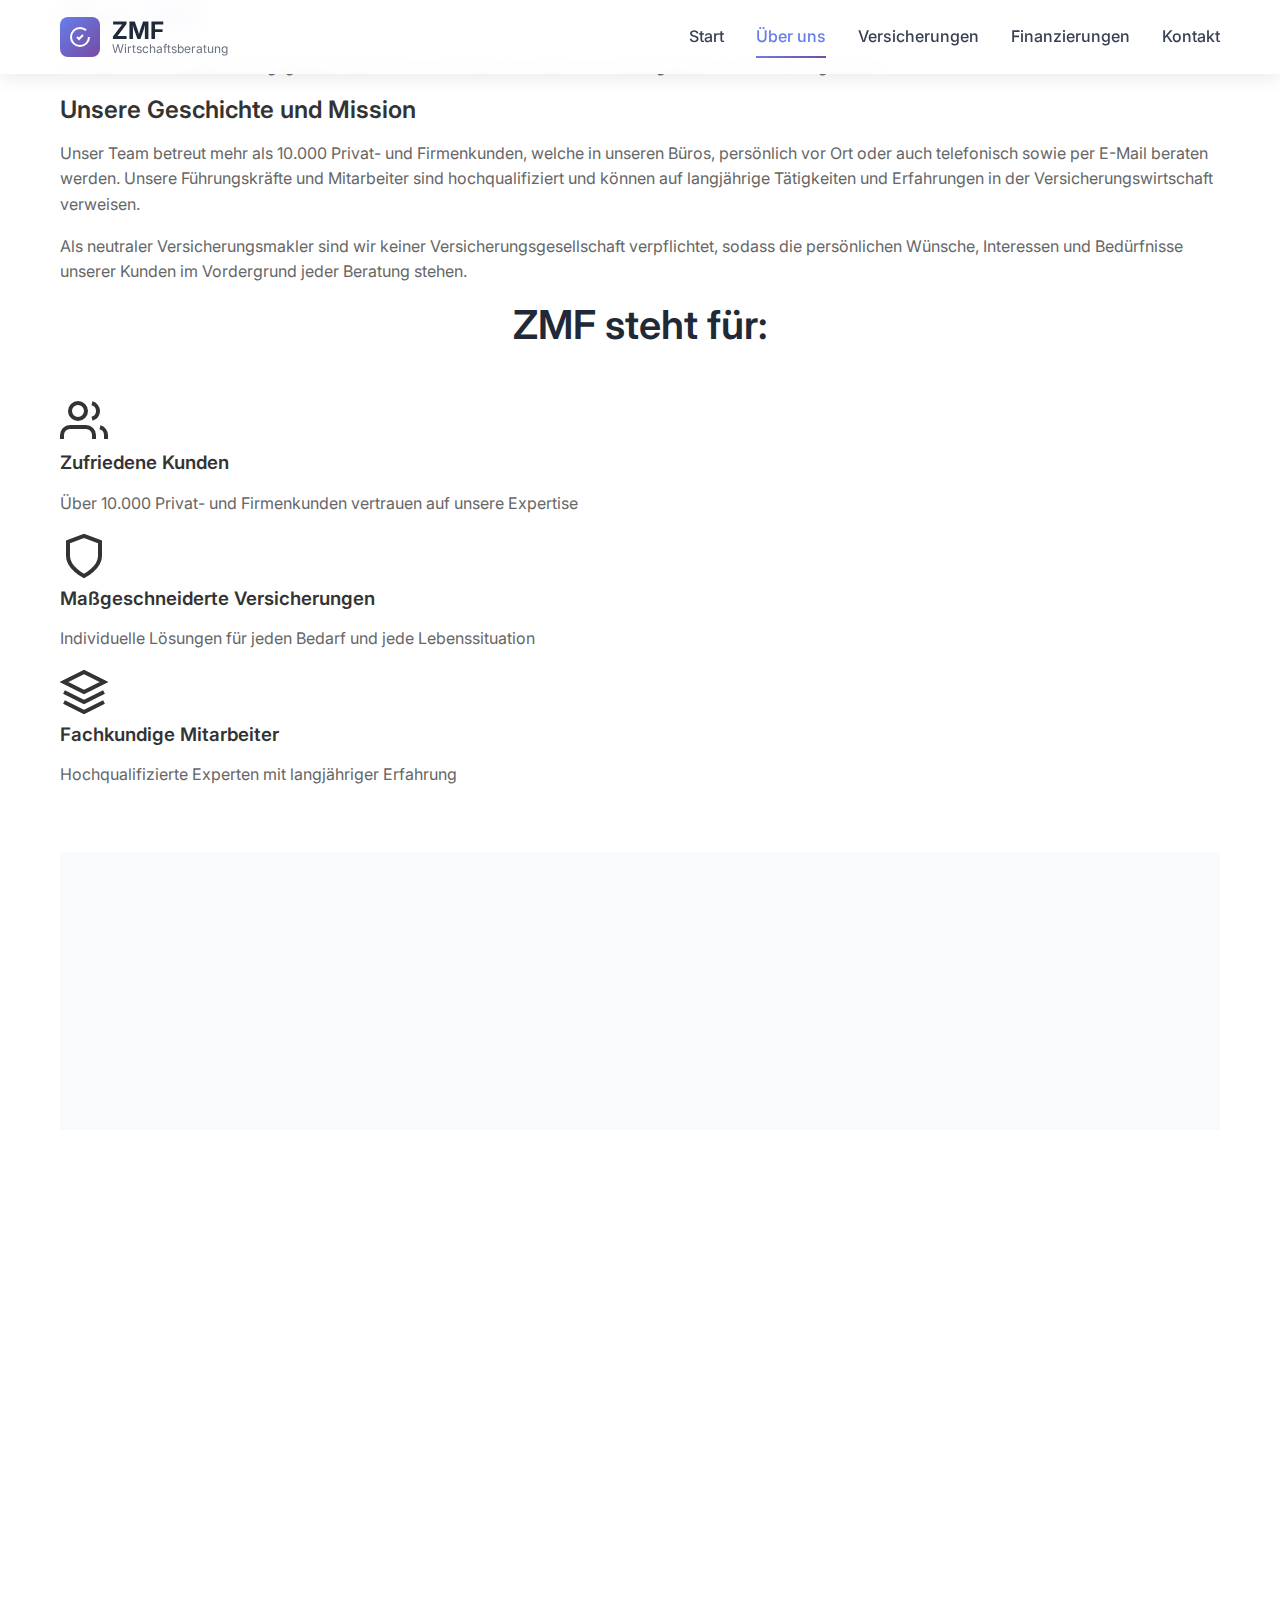
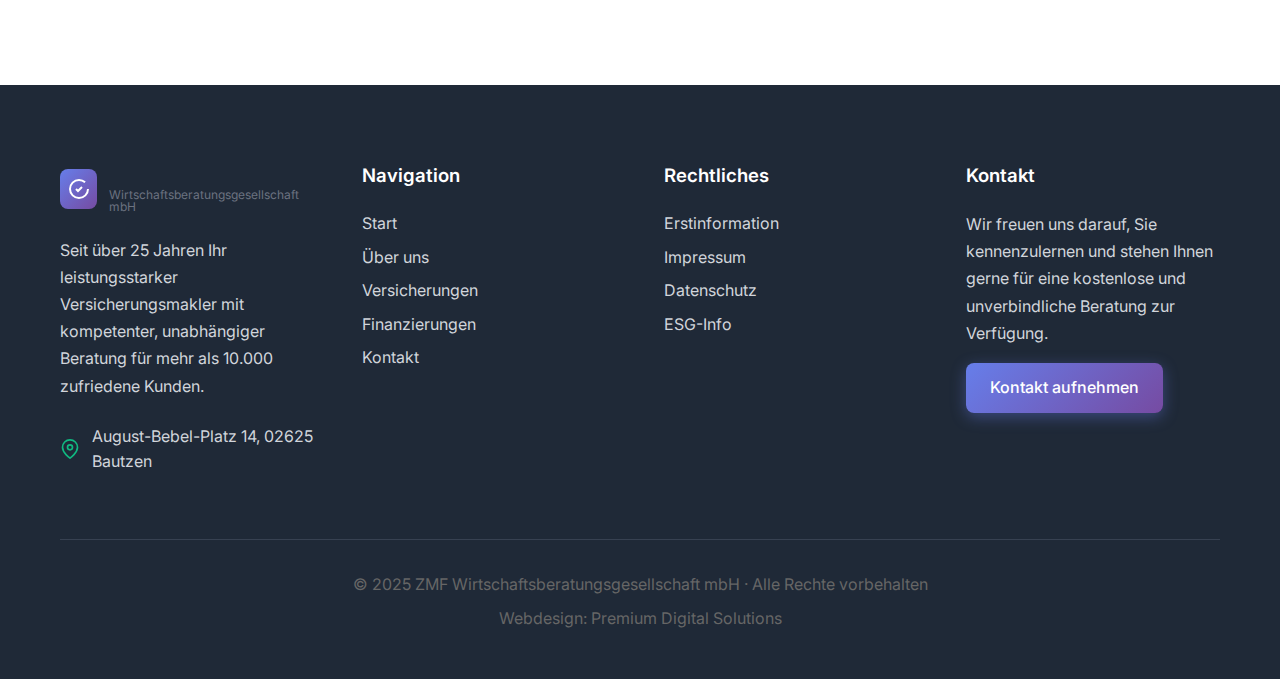
<file: ueber-uns.html>
<!DOCTYPE html>
<html lang="de">
<head>
    <meta charset="UTF-8">
    <meta name="viewport" content="width=device-width, initial-scale=1.0">
    <title>Über uns - ZMF Wirtschaftsberatung</title>
    <meta name="description" content="Lernen Sie das ZMF-Team kennen - Über 25 Jahre Erfahrung in der Versicherungsberatung mit mehr als 10.000 zufriedenen Kunden.">
    <link rel="stylesheet" href="styles.css">
    <link rel="stylesheet" href="https://fonts.googleapis.com/css2?family=Inter:wght@300;400;500;600;700&display=swap">
</head>
<body>
    <!-- Navigation -->
    <nav class="navbar" id="navbar">
        <div class="nav-container">
            <div class="nav-logo">
                <div class="logo-icon">
                    <svg width="24" height="24" viewBox="0 0 24 24" fill="none" stroke="currentColor" stroke-width="2">
                        <path d="M9 12l2 2 4-4"/>
                        <path d="M21 12c0 4.97-4.03 9-9 9s-9-4.03-9-9 4.03-9 9-9c2.35 0 4.48.9 6.07 2.36"/>
                    </svg>
                </div>
                <div class="logo-text">
                    <div class="logo-title">ZMF</div>
                    <div class="logo-subtitle">Wirtschaftsberatung</div>
                </div>
            </div>
            
            <div class="nav-menu">
                <a href="index.html" class="nav-link">Start</a>
                <a href="ueber-uns.html" class="nav-link active">Über uns</a>
                <a href="versicherungen.html" class="nav-link">Versicherungen</a>
                <a href="finanzierungen.html" class="nav-link">Finanzierungen</a>
                <a href="kontakt.html" class="nav-link">Kontakt</a>
            </div>
            
            <div class="nav-toggle" id="nav-toggle">
                <span></span>
                <span></span>
                <span></span>
            </div>
        </div>
    </nav>

    <!-- Hero Section -->
    <section class="page-hero">
        <div class="container">
            <div class="page-hero-content">
                <h1 class="page-title" data-aos="fade-up">
                    Über <span class="highlight">ZMF</span>
                </h1>
                <p class="page-subtitle" data-aos="fade-up" data-aos-delay="100">
                    Die ZMF Wirtschaftsberatungsgesellschaft mbH ist seit über 25 Jahren 
                    Ihr leistungsstarker Versicherungsmakler.
                </p>
            </div>
        </div>
    </section>

    <!-- Main Content -->
    <section class="content-section">
        <div class="container">
            <div class="content-card" data-aos="fade-up">
                <h2>Unsere Geschichte und Mission</h2>
                <div class="content-text">
                    <p>
                        Unser Team betreut mehr als 10.000 Privat- und Firmenkunden, welche in unseren Büros, 
                        persönlich vor Ort oder auch telefonisch sowie per E-Mail beraten werden. Unsere 
                        Führungskräfte und Mitarbeiter sind hochqualifiziert und können auf langjährige 
                        Tätigkeiten und Erfahrungen in der Versicherungswirtschaft verweisen.
                    </p>
                    <p>
                        Als neutraler Versicherungsmakler sind wir keiner Versicherungsgesellschaft verpflichtet, 
                        sodass die persönlichen Wünsche, Interessen und Bedürfnisse unserer Kunden im Vordergrund 
                        jeder Beratung stehen.
                    </p>
                </div>
            </div>

            <!-- Values Grid -->
            <div class="values-section">
                <h2 class="section-title" data-aos="fade-up">ZMF steht für:</h2>
                <div class="values-grid">
                    <div class="value-card" data-aos="fade-up" data-aos-delay="100">
                        <div class="value-icon">
                            <svg width="48" height="48" viewBox="0 0 24 24" fill="none" stroke="currentColor" stroke-width="2">
                                <path d="M17 21v-2a4 4 0 0 0-4-4H5a4 4 0 0 0-4 4v2"/>
                                <circle cx="9" cy="7" r="4"/>
                                <path d="M23 21v-2a4 4 0 0 0-3-3.87"/>
                                <path d="M16 3.13a4 4 0 0 1 0 7.75"/>
                            </svg>
                        </div>
                        <h3>Zufriedene Kunden</h3>
                        <p>Über 10.000 Privat- und Firmenkunden vertrauen auf unsere Expertise</p>
                    </div>

                    <div class="value-card" data-aos="fade-up" data-aos-delay="200">
                        <div class="value-icon">
                            <svg width="48" height="48" viewBox="0 0 24 24" fill="none" stroke="currentColor" stroke-width="2">
                                <path d="M12 22s8-4 8-10V5l-8-3-8 3v7c0 6 8 10 8 10z"/>
                            </svg>
                        </div>
                        <h3>Maßgeschneiderte Versicherungen</h3>
                        <p>Individuelle Lösungen für jeden Bedarf und jede Lebenssituation</p>
                    </div>

                    <div class="value-card" data-aos="fade-up" data-aos-delay="300">
                        <div class="value-icon">
                            <svg width="48" height="48" viewBox="0 0 24 24" fill="none" stroke="currentColor" stroke-width="2">
                                <path d="M12 2L2 7l10 5 10-5-10-5z"/>
                                <path d="M2 17l10 5 10-5"/>
                                <path d="M2 12l10 5 10-5"/>
                            </svg>
                        </div>
                        <h3>Fachkundige Mitarbeiter</h3>
                        <p>Hochqualifizierte Experten mit langjähriger Erfahrung</p>
                    </div>
                </div>
            </div>

            <!-- Quote Section -->
            <div class="quote-section">
                <blockquote class="quote" data-aos="fade-up">
                    <p>"Wer seine Sache nicht mag, den mag sein Geschäft auch nicht." – 
                    <span class="highlight">Wir lieben unsere Sache!</span></p>
                    <cite>William Hazlitt (1778-1830, englischer Schriftsteller, Theaterkritiker und Philosoph)</cite>
                </blockquote>
            </div>

            <!-- Services Overview -->
            <div class="services-overview">
                <h2 class="section-title" data-aos="fade-up">Unsere Leistungen im Überblick</h2>
                
                <div class="services-grid">
                    <div class="service-category large" data-aos="fade-right">
                        <div class="service-header">
                            <div class="service-icon">
                                <svg width="48" height="48" viewBox="0 0 24 24" fill="none" stroke="currentColor" stroke-width="2">
                                    <path d="M17 21v-2a4 4 0 0 0-4-4H5a4 4 0 0 0-4 4v2"/>
                                    <circle cx="9" cy="7" r="4"/>
                                    <path d="M23 21v-2a4 4 0 0 0-3-3.87"/>
                                    <path d="M16 3.13a4 4 0 0 1 0 7.75"/>
                                </svg>
                            </div>
                            <h3>Privatkunden</h3>
                        </div>
                        <ul class="service-list">
                            <li>Risikoanalyse zur Ermittlung des persönlichen Versicherungsbedarfs</li>
                            <li>Maßgeschneiderte Lösungen in allen Versicherungsbereichen</li>
                            <li>Vertrauliche und objektive Beratung</li>
                            <li>Finanzanalyse zur Ermittlung des Vorsorgebedarfs</li>
                        </ul>
                    </div>

                    <div class="service-category large" data-aos="fade-left">
                        <div class="service-header">
                            <div class="service-icon">
                                <svg width="48" height="48" viewBox="0 0 24 24" fill="none" stroke="currentColor" stroke-width="2">
                                    <path d="M3 21h18"/>
                                    <path d="M5 21V7l8-4v18"/>
                                    <path d="M19 21V11l-6-4"/>
                                </svg>
                            </div>
                            <h3>Firmenkunden</h3>
                        </div>
                        <ul class="service-list">
                            <li>Individuelle Bedarfsermittlungen zur Risikovermeidung</li>
                            <li>Kompetente Risikoanalysen für umfassende Konzepte</li>
                            <li>Großes Netzwerk an Produktpartnern</li>
                            <li>Kompetentes Schadenmanagement</li>
                        </ul>
                    </div>
                </div>
            </div>
        </div>
    </section>

    <!-- Footer -->
    <footer class="footer">
        <div class="container">
            <div class="footer-content">
                <div class="footer-section">
                    <div class="footer-logo">
                        <div class="logo-icon">
                            <svg width="24" height="24" viewBox="0 0 24 24" fill="none" stroke="currentColor" stroke-width="2">
                                <path d="M9 12l2 2 4-4"/>
                                <path d="M21 12c0 4.97-4.03 9-9 9s-9-4.03-9-9 4.03-9 9-9c2.35 0 4.48.9 6.07 2.36"/>
                            </svg>
                        </div>
                        <div class="logo-text">
                            <div class="logo-title">ZMF</div>
                            <div class="logo-subtitle">Wirtschaftsberatungsgesellschaft mbH</div>
                        </div>
                    </div>
                    <p>Seit über 25 Jahren Ihr leistungsstarker Versicherungsmakler mit kompetenter, unabhängiger Beratung für mehr als 10.000 zufriedene Kunden.</p>
                    <div class="contact-info">
                        <div class="contact-item">
                            <svg width="20" height="20" viewBox="0 0 24 24" fill="none" stroke="currentColor" stroke-width="2">
                                <path d="M21 10c0 7-9 13-9 13s-9-6-9-13a9 9 0 0 1 18 0z"/>
                                <circle cx="12" cy="10" r="3"/>
                            </svg>
                            <span>August-Bebel-Platz 14, 02625 Bautzen</span>
                        </div>
                    </div>
                </div>

                <div class="footer-section">
                    <h3>Navigation</h3>
                    <ul class="footer-links">
                        <li><a href="index.html">Start</a></li>
                        <li><a href="ueber-uns.html">Über uns</a></li>
                        <li><a href="versicherungen.html">Versicherungen</a></li>
                        <li><a href="finanzierungen.html">Finanzierungen</a></li>
                        <li><a href="kontakt.html">Kontakt</a></li>
                    </ul>
                </div>

                <div class="footer-section">
                    <h3>Rechtliches</h3>
                    <ul class="footer-links">
                        <li><a href="#erstinformation">Erstinformation</a></li>
                        <li><a href="#impressum">Impressum</a></li>
                        <li><a href="#datenschutz">Datenschutz</a></li>
                        <li><a href="#esg-info">ESG-Info</a></li>
                    </ul>
                </div>

                <div class="footer-section">
                    <h3>Kontakt</h3>
                    <p>Wir freuen uns darauf, Sie kennenzulernen und stehen Ihnen gerne für eine kostenlose und unverbindliche Beratung zur Verfügung.</p>
                    <a href="kontakt.html" class="btn btn-primary">Kontakt aufnehmen</a>
                </div>
            </div>

            <div class="footer-bottom">
                <p>&copy; 2025 ZMF Wirtschaftsberatungsgesellschaft mbH · Alle Rechte vorbehalten</p>
                <p>Webdesign: Premium Digital Solutions</p>
            </div>
        </div>
    </footer>

    <script src="script.js"></script>
</body>
</html>
</file>
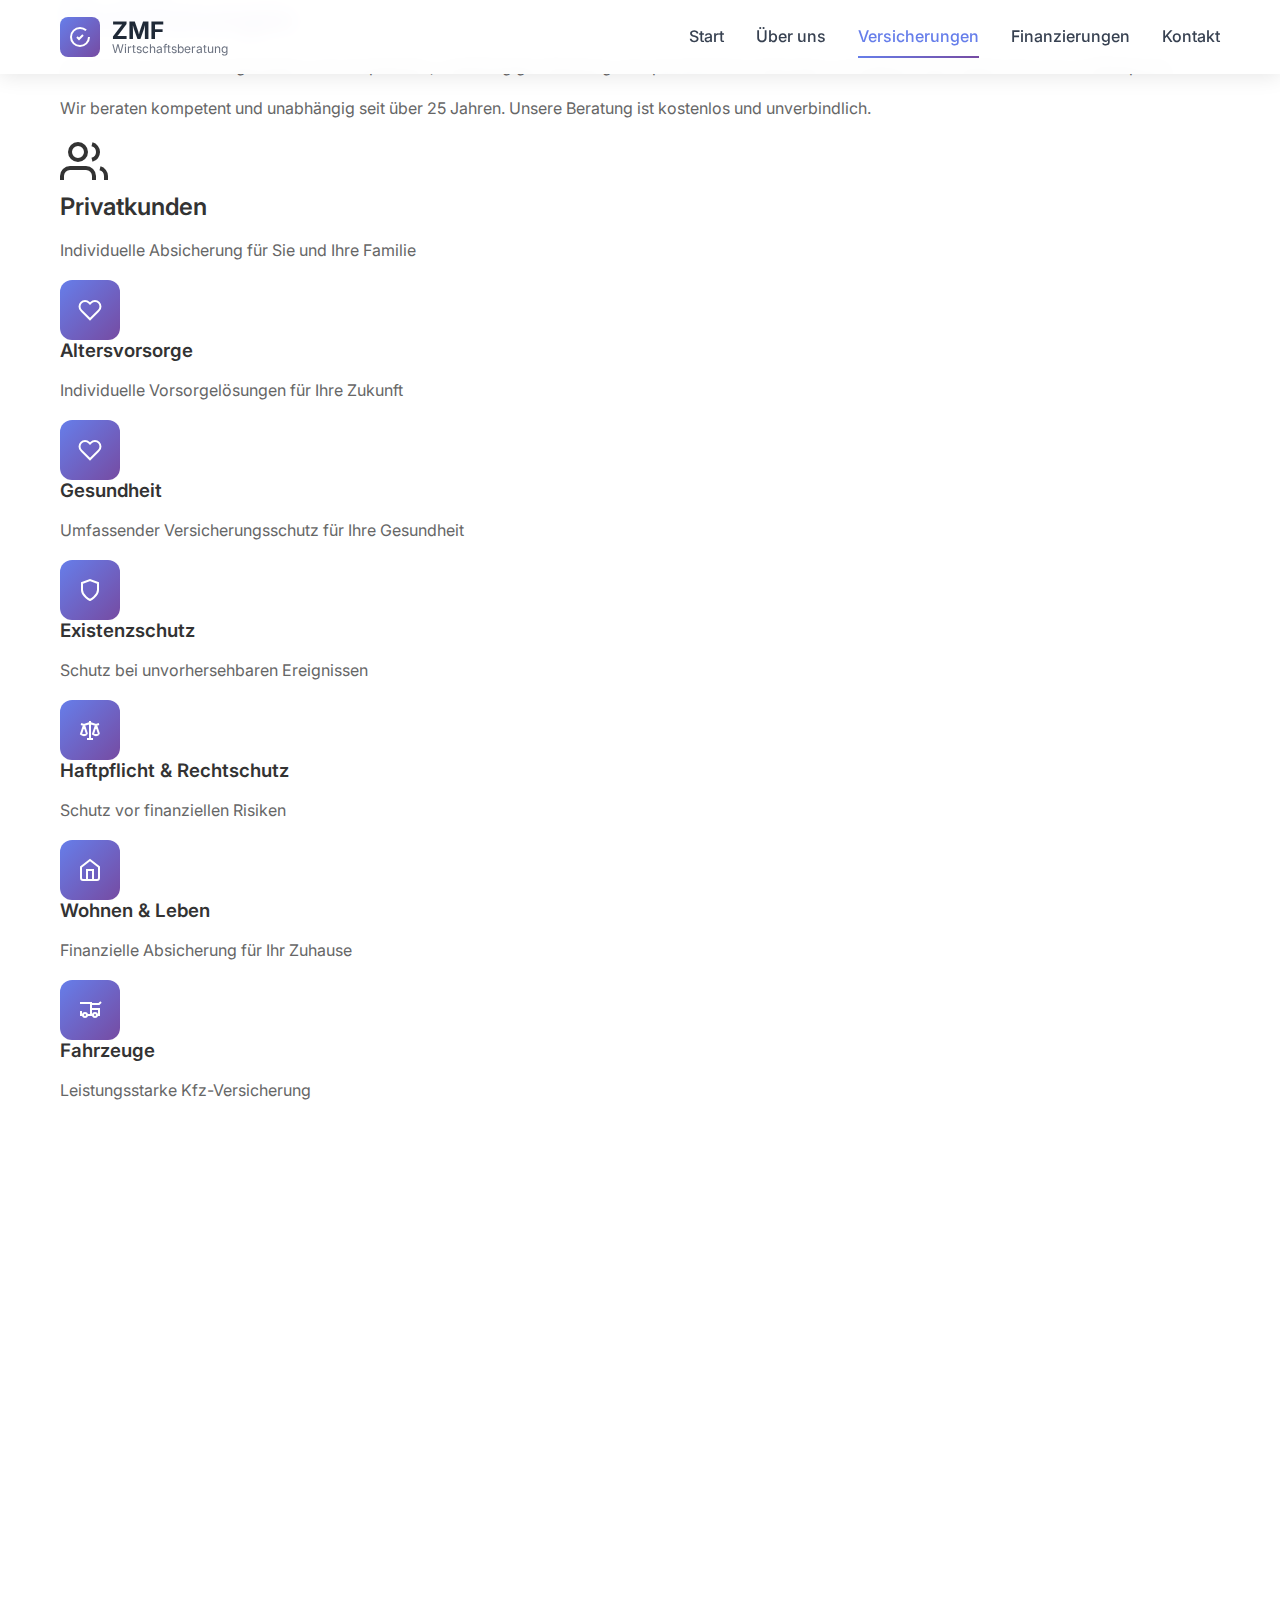
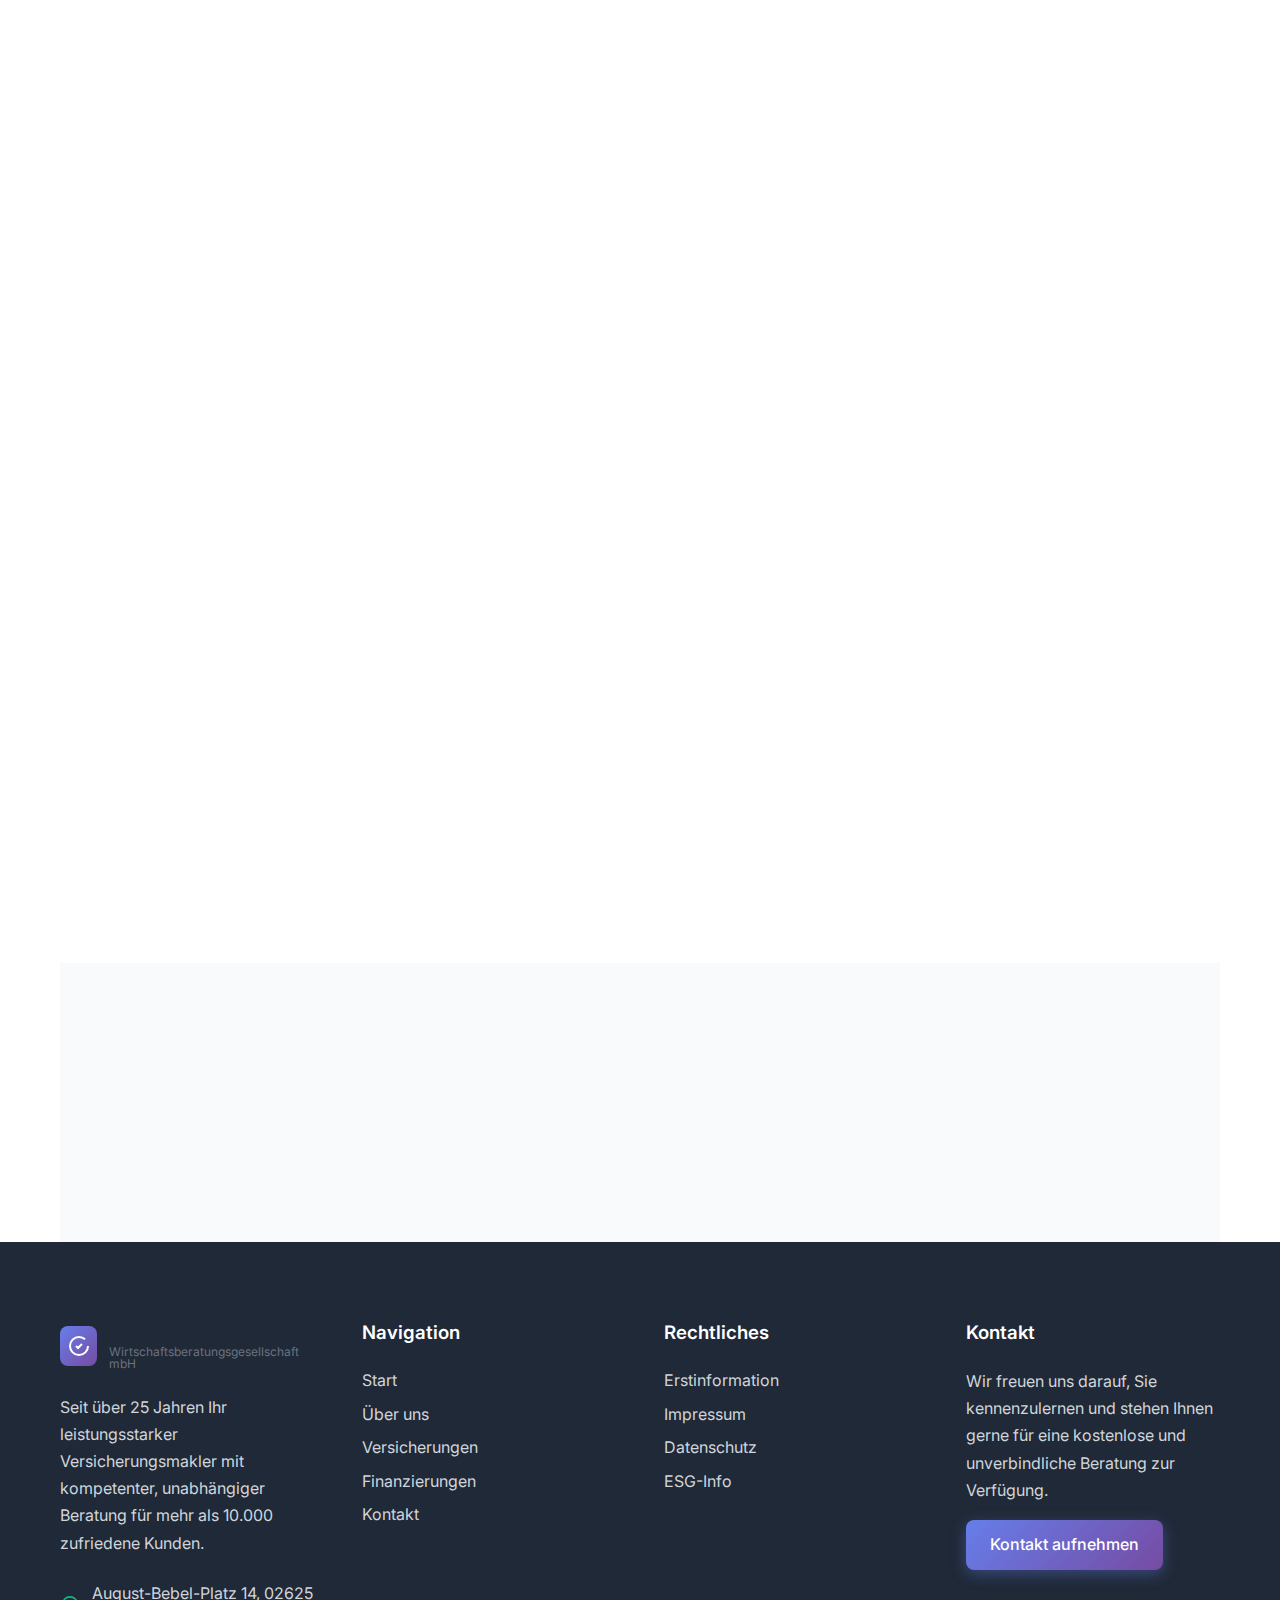
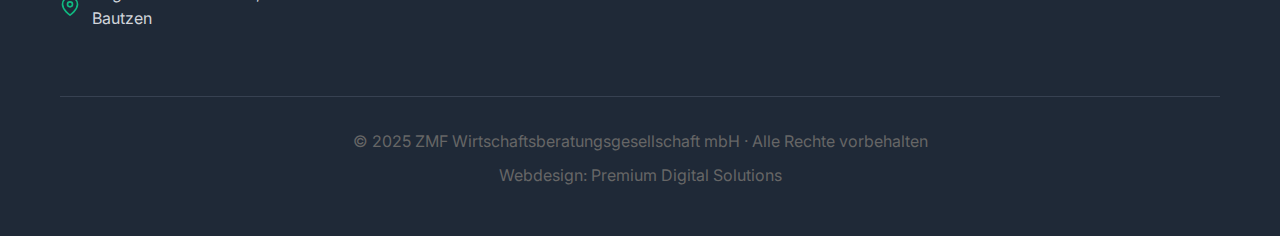
<file: versicherungen.html>
<!DOCTYPE html>
<html lang="de">
<head>
    <meta charset="UTF-8">
    <meta name="viewport" content="width=device-width, initial-scale=1.0">
    <title>Versicherungen - ZMF Wirtschaftsberatung</title>
    <meta name="description" content="Umfassende Versicherungslösungen für Privat- und Firmenkunden. Unabhängige Beratung seit über 25 Jahren.">
    <link rel="stylesheet" href="styles.css">
    <link rel="stylesheet" href="https://fonts.googleapis.com/css2?family=Inter:wght@300;400;500;600;700&display=swap">
</head>
<body>
    <!-- Navigation -->
    <nav class="navbar" id="navbar">
        <div class="nav-container">
            <div class="nav-logo">
                <div class="logo-icon">
                    <svg width="24" height="24" viewBox="0 0 24 24" fill="none" stroke="currentColor" stroke-width="2">
                        <path d="M9 12l2 2 4-4"/>
                        <path d="M21 12c0 4.97-4.03 9-9 9s-9-4.03-9-9 4.03-9 9-9c2.35 0 4.48.9 6.07 2.36"/>
                    </svg>
                </div>
                <div class="logo-text">
                    <div class="logo-title">ZMF</div>
                    <div class="logo-subtitle">Wirtschaftsberatung</div>
                </div>
            </div>
            
            <div class="nav-menu">
                <a href="index.html" class="nav-link">Start</a>
                <a href="ueber-uns.html" class="nav-link">Über uns</a>
                <a href="versicherungen.html" class="nav-link active">Versicherungen</a>
                <a href="finanzierungen.html" class="nav-link">Finanzierungen</a>
                <a href="kontakt.html" class="nav-link">Kontakt</a>
            </div>
            
            <div class="nav-toggle" id="nav-toggle">
                <span></span>
                <span></span>
                <span></span>
            </div>
        </div>
    </nav>

    <!-- Hero Section -->
    <section class="page-hero blue">
        <div class="container">
            <div class="page-hero-content">
                <h1 class="page-title" data-aos="fade-up">
                    <span class="highlight">Versicherungen</span>
                </h1>
                <p class="page-subtitle" data-aos="fade-up" data-aos-delay="100">
                    Wir sind Ihr Versicherungsmakler mit kompetenter, unabhängiger Beratung. 
                    Ihre persönlichen Interessen und Bedürfnisse stehen bei uns im Mittelpunkt.
                </p>
                <p class="page-description" data-aos="fade-up" data-aos-delay="200">
                    Wir beraten kompetent und unabhängig seit über 25 Jahren. Unsere Beratung ist kostenlos und unverbindlich.
                </p>
            </div>
        </div>
    </section>

    <!-- Service Categories -->
    <section class="content-section">
        <div class="container">
            <div class="insurance-categories">
                
                <!-- Privatkunden -->
                <div class="insurance-category" data-aos="fade-right">
                    <div class="category-header">
                        <div class="category-icon green">
                            <svg width="48" height="48" viewBox="0 0 24 24" fill="none" stroke="currentColor" stroke-width="2">
                                <path d="M17 21v-2a4 4 0 0 0-4-4H5a4 4 0 0 0-4 4v2"/>
                                <circle cx="9" cy="7" r="4"/>
                                <path d="M23 21v-2a4 4 0 0 0-3-3.87"/>
                                <path d="M16 3.13a4 4 0 0 1 0 7.75"/>
                            </svg>
                        </div>
                        <h2>Privatkunden</h2>
                        <p>Individuelle Absicherung für Sie und Ihre Familie</p>
                    </div>

                    <div class="insurance-services">
                        <div class="insurance-service">
                            <div class="service-icon">
                                <svg width="24" height="24" viewBox="0 0 24 24" fill="none" stroke="currentColor" stroke-width="2">
                                    <path d="M20.84 4.61a5.5 5.5 0 0 0-7.78 0L12 5.67l-1.06-1.06a5.5 5.5 0 0 0-7.78 7.78l1.06 1.06L12 21.23l7.78-7.78 1.06-1.06a5.5 5.5 0 0 0 0-7.78z"/>
                                </svg>
                            </div>
                            <div class="service-content">
                                <h3>Altersvorsorge</h3>
                                <p>Individuelle Vorsorgelösungen für Ihre Zukunft</p>
                            </div>
                        </div>

                        <div class="insurance-service">
                            <div class="service-icon">
                                <svg width="24" height="24" viewBox="0 0 24 24" fill="none" stroke="currentColor" stroke-width="2">
                                    <path d="M20.84 4.61a5.5 5.5 0 0 0-7.78 0L12 5.67l-1.06-1.06a5.5 5.5 0 0 0-7.78 7.78l1.06 1.06L12 21.23l7.78-7.78 1.06-1.06a5.5 5.5 0 0 0 0-7.78z"/>
                                </svg>
                            </div>
                            <div class="service-content">
                                <h3>Gesundheit</h3>
                                <p>Umfassender Versicherungsschutz für Ihre Gesundheit</p>
                            </div>
                        </div>

                        <div class="insurance-service">
                            <div class="service-icon">
                                <svg width="24" height="24" viewBox="0 0 24 24" fill="none" stroke="currentColor" stroke-width="2">
                                    <path d="M12 22s8-4 8-10V5l-8-3-8 3v7c0 6 8 10 8 10z"/>
                                </svg>
                            </div>
                            <div class="service-content">
                                <h3>Existenzschutz</h3>
                                <p>Schutz bei unvorhersehbaren Ereignissen</p>
                            </div>
                        </div>

                        <div class="insurance-service">
                            <div class="service-icon">
                                <svg width="24" height="24" viewBox="0 0 24 24" fill="none" stroke="currentColor" stroke-width="2">
                                    <path d="M3 6l3 1m0 0l-3 9a5.002 5.002 0 006.001 0M6 7l3 9M6 7l6-2m6 2l3-1m-3 1l-3 9a5.002 5.002 0 006.001 0M18 7l3 9m-3-9l-6-2m0-2v2m0 16V5m0 16H9m3 0h3"/>
                                </svg>
                            </div>
                            <div class="service-content">
                                <h3>Haftpflicht & Rechtschutz</h3>
                                <p>Schutz vor finanziellen Risiken</p>
                            </div>
                        </div>

                        <div class="insurance-service">
                            <div class="service-icon">
                                <svg width="24" height="24" viewBox="0 0 24 24" fill="none" stroke="currentColor" stroke-width="2">
                                    <path d="M3 9l9-7 9 7v11a2 2 0 01-2 2H5a2 2 0 01-2-2z"/>
                                    <polyline points="9,22 9,12 15,12 15,22"/>
                                </svg>
                            </div>
                            <div class="service-content">
                                <h3>Wohnen & Leben</h3>
                                <p>Finanzielle Absicherung für Ihr Zuhause</p>
                            </div>
                        </div>

                        <div class="insurance-service">
                            <div class="service-icon">
                                <svg width="24" height="24" viewBox="0 0 24 24" fill="none" stroke="currentColor" stroke-width="2">
                                    <path d="M7 17m-2 0a2 2 0 1 0 4 0a2 2 0 1 0 -4 0"/>
                                    <path d="M17 17m-2 0a2 2 0 1 0 4 0a2 2 0 1 0 -4 0"/>
                                    <path d="M5 17h-2v-4m-1 -8h11v12m-4 0h6m4 0h2v-6h-8m0 -5h8l2 -2"/>
                                </svg>
                            </div>
                            <div class="service-content">
                                <h3>Fahrzeuge</h3>
                                <p>Leistungsstarke Kfz-Versicherung</p>
                            </div>
                        </div>
                    </div>
                </div>

                <!-- Firmenkunden -->
                <div class="insurance-category" data-aos="fade-left">
                    <div class="category-header">
                        <div class="category-icon blue">
                            <svg width="48" height="48" viewBox="0 0 24 24" fill="none" stroke="currentColor" stroke-width="2">
                                <path d="M3 21h18"/>
                                <path d="M5 21V7l8-4v18"/>
                                <path d="M19 21V11l-6-4"/>
                            </svg>
                        </div>
                        <h2>Firmenkunden</h2>
                        <p>Professioneller Schutz für Ihr Unternehmen</p>
                    </div>

                    <div class="insurance-services">
                        <div class="insurance-service">
                            <div class="service-icon">
                                <svg width="24" height="24" viewBox="0 0 24 24" fill="none" stroke="currentColor" stroke-width="2">
                                    <rect x="2" y="3" width="20" height="14" rx="2" ry="2"/>
                                    <line x1="8" y1="21" x2="16" y2="21"/>
                                    <line x1="12" y1="17" x2="12" y2="21"/>
                                </svg>
                            </div>
                            <div class="service-content">
                                <h3>Haftpflicht</h3>
                                <p>Berufs- und Firmenhaftpflicht</p>
                            </div>
                        </div>

                        <div class="insurance-service">
                            <div class="service-icon">
                                <svg width="24" height="24" viewBox="0 0 24 24" fill="none" stroke="currentColor" stroke-width="2">
                                    <path d="M12 22s8-4 8-10V5l-8-3-8 3v7c0 6 8 10 8 10z"/>
                                </svg>
                            </div>
                            <div class="service-content">
                                <h3>Sachwerte</h3>
                                <p>Schutz für Ihre Unternehmensimmobilien</p>
                            </div>
                        </div>

                        <div class="insurance-service">
                            <div class="service-icon">
                                <svg width="24" height="24" viewBox="0 0 24 24" fill="none" stroke="currentColor" stroke-width="2">
                                    <path d="M3 6l3 1m0 0l-3 9a5.002 5.002 0 006.001 0M6 7l3 9M6 7l6-2m6 2l3-1m-3 1l-3 9a5.002 5.002 0 006.001 0M18 7l3 9m-3-9l-6-2m0-2v2m0 16V5m0 16H9m3 0h3"/>
                                </svg>
                            </div>
                            <div class="service-content">
                                <h3>Rechtsschutz</h3>
                                <p>Schutz vor hohen Rechtsstreitkosten</p>
                            </div>
                        </div>

                        <div class="insurance-service">
                            <div class="service-icon">
                                <svg width="24" height="24" viewBox="0 0 24 24" fill="none" stroke="currentColor" stroke-width="2">
                                    <path d="M7 17m-2 0a2 2 0 1 0 4 0a2 2 0 1 0 -4 0"/>
                                    <path d="M17 17m-2 0a2 2 0 1 0 4 0a2 2 0 1 0 -4 0"/>
                                    <path d="M5 17h-2v-4m-1 -8h11v12m-4 0h6m4 0h2v-6h-8m0 -5h8l2 -2"/>
                                </svg>
                            </div>
                            <div class="service-content">
                                <h3>Fahrzeuge</h3>
                                <p>Kfz-Flottenversicherung mit Sonderkonditionen</p>
                            </div>
                        </div>

                        <div class="insurance-service">
                            <div class="service-icon">
                                <svg width="24" height="24" viewBox="0 0 24 24" fill="none" stroke="currentColor" stroke-width="2">
                                    <path d="M17 21v-2a4 4 0 0 0-4-4H5a4 4 0 0 0-4 4v2"/>
                                    <circle cx="9" cy="7" r="4"/>
                                    <path d="M23 21v-2a4 4 0 0 0-3-3.87"/>
                                    <path d="M16 3.13a4 4 0 0 1 0 7.75"/>
                                </svg>
                            </div>
                            <div class="service-content">
                                <h3>Betriebliche Altersvorsorge</h3>
                                <p>Maßgeschneiderte Versorgungskonzepte</p>
                            </div>
                        </div>

                        <div class="insurance-service">
                            <div class="service-icon">
                                <svg width="24" height="24" viewBox="0 0 24 24" fill="none" stroke="currentColor" stroke-width="2">
                                    <path d="M20.84 4.61a5.5 5.5 0 0 0-7.78 0L12 5.67l-1.06-1.06a5.5 5.5 0 0 0-7.78 7.78l1.06 1.06L12 21.23l7.78-7.78 1.06-1.06a5.5 5.5 0 0 0 0-7.78z"/>
                                </svg>
                            </div>
                            <div class="service-content">
                                <h3>Gesundheitsmanagement</h3>
                                <p>Betriebliche Krankenversicherung</p>
                            </div>
                        </div>
                    </div>
                </div>
            </div>

            <!-- Features Section -->
            <div class="features-section">
                <h2 class="section-title" data-aos="fade-up">Warum ZMF für Ihre Versicherungen?</h2>
                
                <div class="features-grid">
                    <div class="feature-card" data-aos="fade-up">
                        <h3>Für Privatkunden</h3>
                        <ul>
                            <li>Risikoanalyse zur Ermittlung des persönlichen Versicherungsbedarfs</li>
                            <li>Maßgeschneiderte Lösungen in allen Versicherungsbereichen</li>
                            <li>Vertrauliche und objektive, individuell abgestimmte Beratung</li>
                            <li>Finanzanalyse zur Ermittlung des persönlichen Vorsorgebedarfs</li>
                        </ul>
                    </div>

                    <div class="feature-card" data-aos="fade-up" data-aos-delay="100">
                        <h3>Für Firmenkunden</h3>
                        <ul>
                            <li>Individuelle Bedarfsermittlungen zur Vermeidung von Risiken</li>
                            <li>Kompetente Risikoanalysen für umfassende Versicherungskonzepte</li>
                            <li>Großes Netzwerk an Produktpartnern für leistungsstarken Schutz</li>
                            <li>Kompetentes Schadenmanagement und schnelle Schadensbearbeitung</li>
                        </ul>
                    </div>
                </div>
            </div>

            <!-- Quote Section -->
            <div class="quote-section">
                <blockquote class="quote" data-aos="fade-up">
                    <p>"Wer seine Sache nicht mag, den mag sein Geschäft auch nicht." – 
                    <span class="highlight">Wir lieben unsere Sache!</span></p>
                    <cite>William Hazlitt (1778-1830, englischer Schriftsteller, Theaterkritiker und Philosoph)</cite>
                </blockquote>
            </div>
        </div>
    </section>

    <!-- Footer -->
    <footer class="footer">
        <div class="container">
            <div class="footer-content">
                <div class="footer-section">
                    <div class="footer-logo">
                        <div class="logo-icon">
                            <svg width="24" height="24" viewBox="0 0 24 24" fill="none" stroke="currentColor" stroke-width="2">
                                <path d="M9 12l2 2 4-4"/>
                                <path d="M21 12c0 4.97-4.03 9-9 9s-9-4.03-9-9 4.03-9 9-9c2.35 0 4.48.9 6.07 2.36"/>
                            </svg>
                        </div>
                        <div class="logo-text">
                            <div class="logo-title">ZMF</div>
                            <div class="logo-subtitle">Wirtschaftsberatungsgesellschaft mbH</div>
                        </div>
                    </div>
                    <p>Seit über 25 Jahren Ihr leistungsstarker Versicherungsmakler mit kompetenter, unabhängiger Beratung für mehr als 10.000 zufriedene Kunden.</p>
                    <div class="contact-info">
                        <div class="contact-item">
                            <svg width="20" height="20" viewBox="0 0 24 24" fill="none" stroke="currentColor" stroke-width="2">
                                <path d="M21 10c0 7-9 13-9 13s-9-6-9-13a9 9 0 0 1 18 0z"/>
                                <circle cx="12" cy="10" r="3"/>
                            </svg>
                            <span>August-Bebel-Platz 14, 02625 Bautzen</span>
                        </div>
                    </div>
                </div>

                <div class="footer-section">
                    <h3>Navigation</h3>
                    <ul class="footer-links">
                        <li><a href="index.html">Start</a></li>
                        <li><a href="ueber-uns.html">Über uns</a></li>
                        <li><a href="versicherungen.html">Versicherungen</a></li>
                        <li><a href="finanzierungen.html">Finanzierungen</a></li>
                        <li><a href="kontakt.html">Kontakt</a></li>
                    </ul>
                </div>

                <div class="footer-section">
                    <h3>Rechtliches</h3>
                    <ul class="footer-links">
                        <li><a href="#erstinformation">Erstinformation</a></li>
                        <li><a href="#impressum">Impressum</a></li>
                        <li><a href="#datenschutz">Datenschutz</a></li>
                        <li><a href="#esg-info">ESG-Info</a></li>
                    </ul>
                </div>

                <div class="footer-section">
                    <h3>Kontakt</h3>
                    <p>Wir freuen uns darauf, Sie kennenzulernen und stehen Ihnen gerne für eine kostenlose und unverbindliche Beratung zur Verfügung.</p>
                    <a href="kontakt.html" class="btn btn-primary">Kontakt aufnehmen</a>
                </div>
            </div>

            <div class="footer-bottom">
                <p>&copy; 2025 ZMF Wirtschaftsberatungsgesellschaft mbH · Alle Rechte vorbehalten</p>
                <p>Webdesign: Premium Digital Solutions</p>
            </div>
        </div>
    </footer>

    <script src="script.js"></script>
</body>
</html>
</file>
<file: styles.css>
/* CSS Reset and Base Styles */
* {
    margin: 0;
    padding: 0;
    box-sizing: border-box;
}

html {
    scroll-behavior: smooth;
}

body {
    font-family: 'Inter', -apple-system, BlinkMacSystemFont, 'Segoe UI', Roboto, sans-serif;
    line-height: 1.6;
    color: #333;
    background-color: #fff;
    overflow-x: hidden;
}

.container {
    max-width: 1200px;
    margin: 0 auto;
    padding: 0 20px;
}

/* Typography */
h1, h2, h3, h4, h5, h6 {
    font-weight: 600;
    line-height: 1.2;
    margin-bottom: 1rem;
}

p {
    margin-bottom: 1rem;
    color: #666;
}

a {
    color: #2563eb;
    text-decoration: none;
    transition: color 0.3s ease;
}

a:hover {
    color: #1d4ed8;
}

/* Utility Classes */
.highlight {
    background: linear-gradient(135deg, #667eea 0%, #764ba2 100%);
    -webkit-background-clip: text;
    -webkit-text-fill-color: transparent;
    background-clip: text;
    font-weight: 700;
}

.section-title {
    font-size: 2.5rem;
    text-align: center;
    margin-bottom: 3rem;
    color: #1f2937;
}

/* Navigation */
.navbar {
    position: fixed;
    top: 0;
    left: 0;
    right: 0;
    background: rgba(255, 255, 255, 0.95);
    backdrop-filter: blur(10px);
    z-index: 1000;
    padding: 1rem 0;
    transition: all 0.3s ease;
    box-shadow: 0 2px 20px rgba(0, 0, 0, 0.1);
}

.navbar.scrolled {
    background: rgba(255, 255, 255, 0.98);
    box-shadow: 0 2px 30px rgba(0, 0, 0, 0.15);
}

.nav-container {
    display: flex;
    justify-content: space-between;
    align-items: center;
    max-width: 1200px;
    margin: 0 auto;
    padding: 0 20px;
}

.nav-logo {
    display: flex;
    align-items: center;
    gap: 0.75rem;
}

.logo-icon {
    width: 40px;
    height: 40px;
    background: linear-gradient(135deg, #667eea 0%, #764ba2 100%);
    border-radius: 8px;
    display: flex;
    align-items: center;
    justify-content: center;
    color: white;
}

.logo-text {
    display: flex;
    flex-direction: column;
}

.logo-title {
    font-size: 1.5rem;
    font-weight: 700;
    color: #1f2937;
    line-height: 1;
}

.logo-subtitle {
    font-size: 0.75rem;
    color: #6b7280;
    line-height: 1;
}

.nav-menu {
    display: flex;
    gap: 2rem;
    align-items: center;
}

.nav-link {
    position: relative;
    color: #374151;
    font-weight: 500;
    padding: 0.5rem 0;
    transition: color 0.3s ease;
}

.nav-link:hover,
.nav-link.active {
    color: #667eea;
}

.nav-link::after {
    content: '';
    position: absolute;
    bottom: 0;
    left: 0;
    width: 0;
    height: 2px;
    background: linear-gradient(135deg, #667eea 0%, #764ba2 100%);
    transition: width 0.3s ease;
}

.nav-link:hover::after,
.nav-link.active::after {
    width: 100%;
}

.nav-toggle {
    display: none;
    flex-direction: column;
    cursor: pointer;
    gap: 4px;
}

.nav-toggle span {
    width: 25px;
    height: 3px;
    background: #374151;
    transition: all 0.3s ease;
}

/* Buttons */
.btn {
    display: inline-flex;
    align-items: center;
    gap: 0.5rem;
    padding: 0.75rem 1.5rem;
    border-radius: 8px;
    font-weight: 500;
    text-decoration: none;
    transition: all 0.3s ease;
    cursor: pointer;
    border: none;
    font-size: 1rem;
    font-family: inherit;
    position: relative;
    overflow: hidden;
}

.btn-primary {
    background: linear-gradient(135deg, #667eea 0%, #764ba2 100%);
    color: white;
    box-shadow: 0 4px 15px rgba(102, 126, 234, 0.4);
}

.btn-primary:hover {
    transform: translateY(-2px);
    box-shadow: 0 8px 25px rgba(102, 126, 234, 0.6);
    color: white;
}

.btn-secondary {
    background: transparent;
    color: white;
    border: 2px solid rgba(255, 255, 255, 0.3);
}

.btn-secondary:hover {
    background: rgba(255, 255, 255, 0.1);
    border-color: rgba(255, 255, 255, 0.5);
    color: white;
    transform: translateY(-2px);
}

.btn-outline {
    background: transparent;
    color: #374151;
    border: 2px solid #e5e7eb;
}

.btn-outline:hover {
    border-color: #667eea;
    color: #667eea;
    transform: translateY(-2px);
}

/* Hero Section */
.hero {
    min-height: 100vh;
    display: flex;
    align-items: center;
    justify-content: center;
    position: relative;
    background: linear-gradient(135deg, #667eea 0%, #764ba2 100%);
    overflow: hidden;
}

.hero-content {
    text-align: center;
    color: white;
    z-index: 2;
    position: relative;
    max-width: 800px;
    margin: 0 auto;
}

.hero-title {
    font-size: 3.5rem;
    font-weight: 700;
    margin-bottom: 1.5rem;
    line-height: 1.1;
}

.hero-subtitle {
    font-size: 1.5rem;
    margin-bottom: 1rem;
    font-weight: 500;
    opacity: 0.9;
}

.hero-description {
    font-size: 1.1rem;
    margin-bottom: 2.5rem;
    opacity: 0.8;
    max-width: 600px;
    margin-left: auto;
    margin-right: auto;
}

.hero-buttons {
    display: flex;
    gap: 1rem;
    justify-content: center;
    flex-wrap: wrap;
}

.hero-bg-elements {
    position: absolute;
    top: 0;
    left: 0;
    right: 0;
    bottom: 0;
    z-index: 1;
    pointer-events: none;
}

.floating-element {
    position: absolute;
    border-radius: 50%;
    background: rgba(255, 255, 255, 0.1);
    animation: float 6s ease-in-out infinite;
}

.element-1 {
    width: 200px;
    height: 200px;
    top: 20%;
    left: 10%;
    animation-delay: 0s;
}

.element-2 {
    width: 150px;
    height: 150px;
    top: 60%;
    right: 15%;
    animation-delay: 2s;
}

.element-3 {
    width: 100px;
    height: 100px;
    bottom: 20%;
    left: 20%;
    animation-delay: 4s;
}

@keyframes float {
    0%, 100% { transform: translateY(0px); }
    50% { transform: translateY(-20px); }
}

/* Features Section */
.features {
    padding: 100px 0;
    background: #f8fafc;
}

.features-grid {
    display: grid;
    grid-template-columns: repeat(auto-fit, minmax(350px, 1fr));
    gap: 2rem;
}

.feature-card {
    background: white;
    padding: 2.5rem;
    border-radius: 16px;
    text-align: center;
    box-shadow: 0 4px 6px rgba(0, 0, 0, 0.05);
    transition: all 0.3s ease;
    border: 1px solid #e5e7eb;
}

.feature-card:hover {
    transform: translateY(-5px);
    box-shadow: 0 20px 40px rgba(0, 0, 0, 0.1);
}

.feature-icon {
    width: 80px;
    height: 80px;
    margin: 0 auto 1.5rem;
    background: linear-gradient(135deg, #667eea 0%, #764ba2 100%);
    border-radius: 16px;
    display: flex;
    align-items: center;
    justify-content: center;
    color: white;
}

.feature-card h3 {
    font-size: 1.25rem;
    color: #1f2937;
    margin-bottom: 1rem;
}

.feature-card p {
    color: #6b7280;
}

/* Services Section */
.services {
    padding: 100px 0;
}

.services-grid {
    display: grid;
    grid-template-columns: repeat(auto-fit, minmax(500px, 1fr));
    gap: 3rem;
    margin-top: 3rem;
}

.service-category {
    background: white;
    border-radius: 16px;
    padding: 2.5rem;
    box-shadow: 0 10px 30px rgba(0, 0, 0, 0.1);
    border: 1px solid #e5e7eb;
    transition: all 0.3s ease;
}

.service-category:hover {
    transform: translateY(-5px);
    box-shadow: 0 20px 50px rgba(0, 0, 0, 0.15);
}

.service-header {
    display: flex;
    align-items: center;
    gap: 1rem;
    margin-bottom: 2rem;
}

.service-icon {
    width: 60px;
    height: 60px;
    background: linear-gradient(135deg, #667eea 0%, #764ba2 100%);
    border-radius: 12px;
    display: flex;
    align-items: center;
    justify-content: center;
    color: white;
}

.service-category h3 {
    font-size: 1.5rem;
    color: #1f2937;
}

.service-list {
    list-style: none;
    margin-bottom: 2rem;
}

.service-list li {
    padding: 0.75rem 0;
    border-bottom: 1px solid #f3f4f6;
    color: #4b5563;
    position: relative;
    padding-left: 1.5rem;
}

.service-list li::before {
    content: '✓';
    position: absolute;
    left: 0;
    color: #10b981;
    font-weight: bold;
}

.service-list li:last-child {
    border-bottom: none;
}

/* Quote Section */
.quote-section {
    background: #f8fafc;
    padding: 80px 0;
    margin: 4rem 0 0 0;
}

.quote {
    text-align: center;
    max-width: 800px;
    margin: 0 auto;
}

.quote p {
    font-size: 1.5rem;
    font-style: italic;
    color: #374151;
    margin-bottom: 1rem;
}

.quote cite {
    font-size: 1rem;
    color: #6b7280;
    font-style: normal;
}

/* Footer */
.footer {
    background: #1f2937;
    color: white;
    padding: 80px 0 40px;
}

.footer-content {
    display: grid;
    grid-template-columns: repeat(auto-fit, minmax(250px, 1fr));
    gap: 3rem;
    margin-bottom: 3rem;
}

.footer-section h3 {
    color: white;
    margin-bottom: 1.5rem;
}

.footer-logo {
    display: flex;
    align-items: center;
    gap: 0.75rem;
    margin-bottom: 1.5rem;
}

.footer-section p {
    color: #d1d5db;
    line-height: 1.7;
}

.footer-links {
    list-style: none;
}

.footer-links li {
    margin-bottom: 0.5rem;
}

.footer-links a {
    color: #d1d5db;
    transition: color 0.3s ease;
}

.footer-links a:hover {
    color: white;
}

.contact-info {
    margin-top: 1.5rem;
}

.contact-item {
    display: flex;
    align-items: center;
    gap: 0.75rem;
    margin-bottom: 1rem;
}

.contact-item svg {
    color: #10b981;
    flex-shrink: 0;
}

.contact-item span {
    color: #d1d5db;
}

.footer-bottom {
    border-top: 1px solid #374151;
    padding-top: 2rem;
    text-align: center;
    color: #9ca3af;
}

.footer-bottom p {
    margin-bottom: 0.5rem;
}

/* AOS Animation Classes */
[data-aos] {
    opacity: 0;
    transform: translateY(20px);
    transition: opacity 0.6s ease, transform 0.6s ease;
}

[data-aos].aos-animate {
    opacity: 1;
    transform: translateY(0);
}

/* Scroll to top button */
.scroll-to-top {
    position: fixed;
    bottom: 20px;
    right: 20px;
    width: 50px;
    height: 50px;
    background: linear-gradient(135deg, #667eea 0%, #764ba2 100%);
    color: white;
    border: none;
    border-radius: 50%;
    font-size: 20px;
    cursor: pointer;
    opacity: 0;
    visibility: hidden;
    transition: all 0.3s ease;
    z-index: 1000;
    box-shadow: 0 4px 15px rgba(102, 126, 234, 0.4);
}

.scroll-to-top:hover {
    transform: translateY(-2px);
    box-shadow: 0 8px 25px rgba(102, 126, 234, 0.6);
}

.scroll-to-top.visible {
    opacity: 1;
    visibility: visible;
}

/* Ripple effect */
.btn {
    position: relative;
    overflow: hidden;
}

.ripple {
    position: absolute;
    border-radius: 50%;
    background: rgba(255, 255, 255, 0.4);
    transform: scale(0);
    animation: ripple-animation 0.6s linear;
    pointer-events: none;
}

@keyframes ripple-animation {
    to {
        transform: scale(4);
        opacity: 0;
    }
}

/* Responsive Design */
@media (max-width: 768px) {
    .container {
        padding: 0 15px;
    }
    
    .nav-menu {
        position: fixed;
        top: 80px;
        left: -100%;
        width: 100%;
        height: calc(100vh - 80px);
        background: rgba(255, 255, 255, 0.98);
        backdrop-filter: blur(10px);
        flex-direction: column;
        justify-content: flex-start;
        align-items: center;
        padding-top: 2rem;
        transition: left 0.3s ease;
        z-index: 999;
    }
    
    .nav-menu.active {
        left: 0;
    }
    
    .nav-link {
        padding: 1rem 0;
        font-size: 1.1rem;
    }
    
    .nav-toggle {
        display: flex;
    }
    
    .nav-toggle.active span:nth-child(1) {
        transform: rotate(-45deg) translate(-5px, 6px);
    }
    
    .nav-toggle.active span:nth-child(2) {
        opacity: 0;
    }
    
    .nav-toggle.active span:nth-child(3) {
        transform: rotate(45deg) translate(-5px, -6px);
    }
    
    .hero-title {
        font-size: 2.5rem;
    }
    
    .section-title {
        font-size: 2rem;
    }
    
    .hero-buttons {
        flex-direction: column;
        align-items: center;
    }
    
    .features-grid {
        grid-template-columns: 1fr;
    }
    
    .services-grid {
        grid-template-columns: 1fr;
    }
    
    .footer-content {
        grid-template-columns: 1fr;
        text-align: center;
    }
}

@media (max-width: 480px) {
    .hero-title {
        font-size: 2rem;
    }
    
    .section-title {
        font-size: 1.75rem;
    }
    
    .feature-card,
    .service-category {
        padding: 1.5rem;
    }
}
</file>
